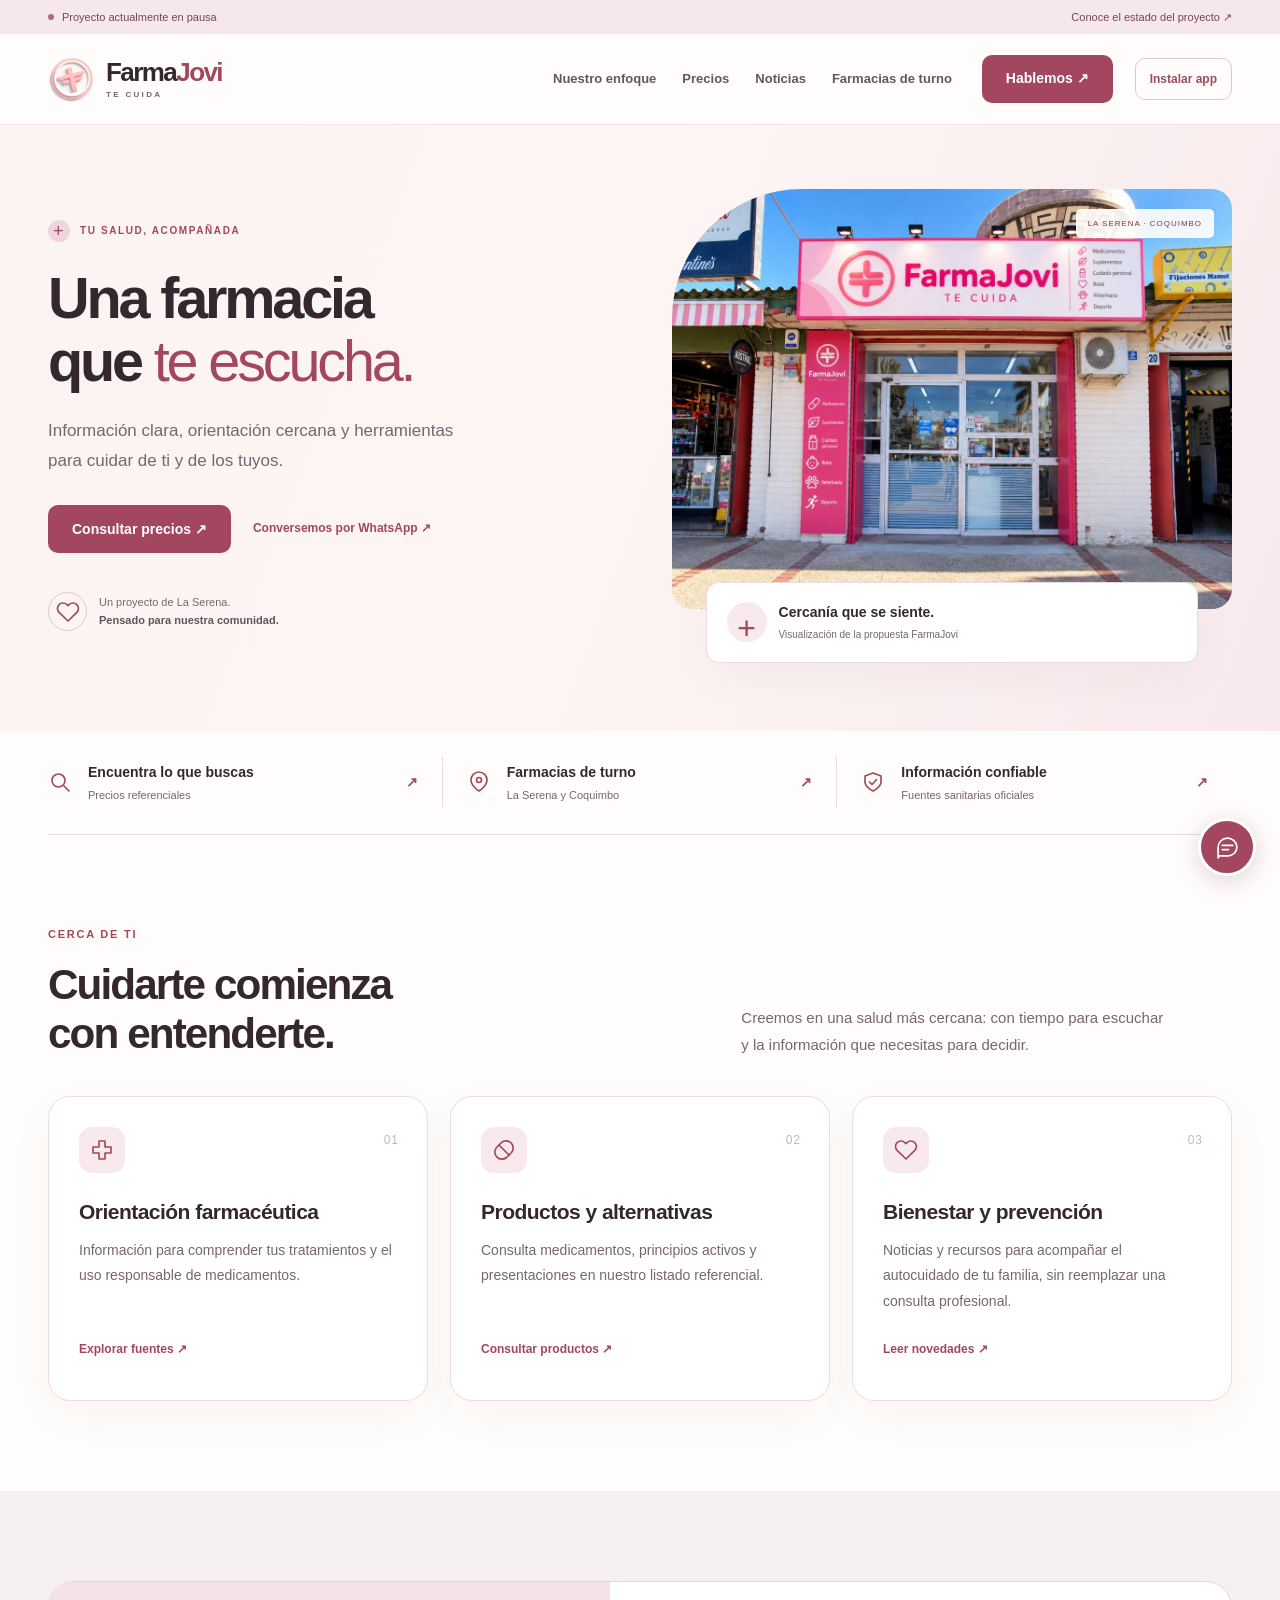
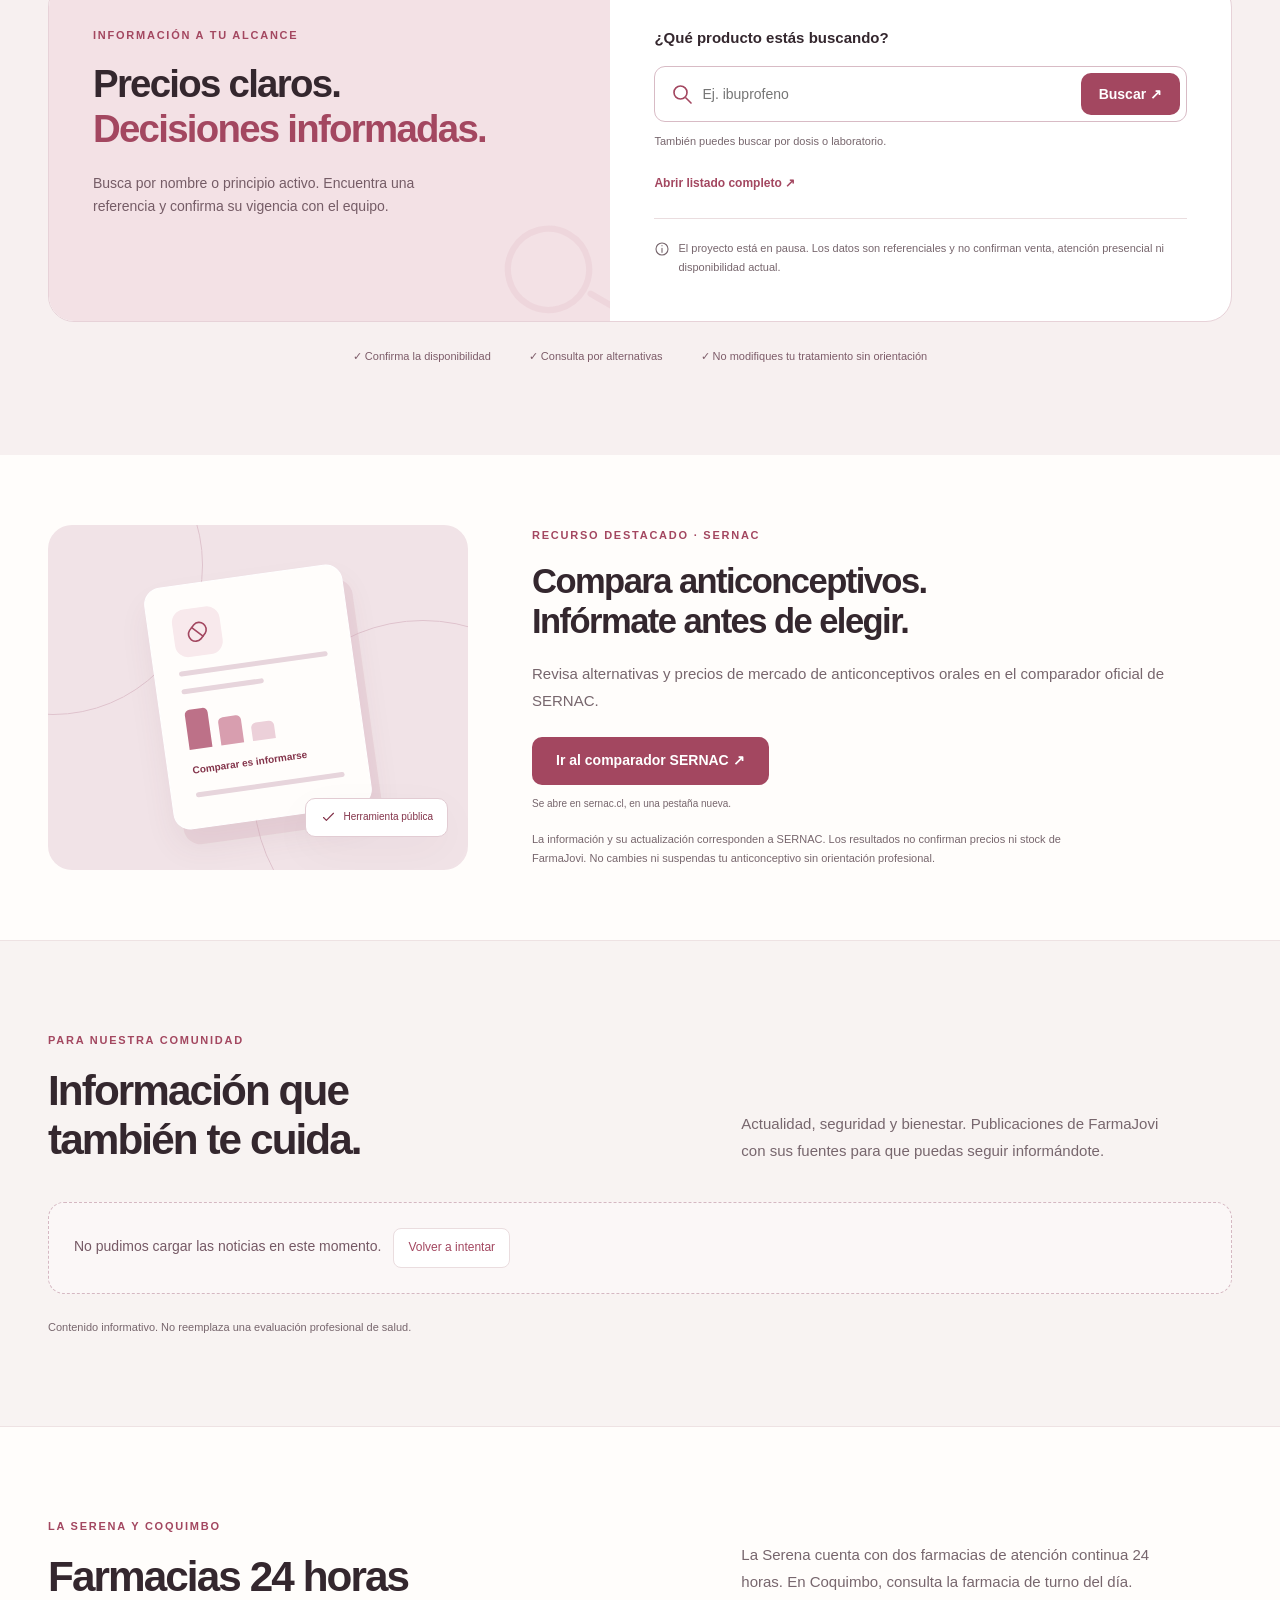
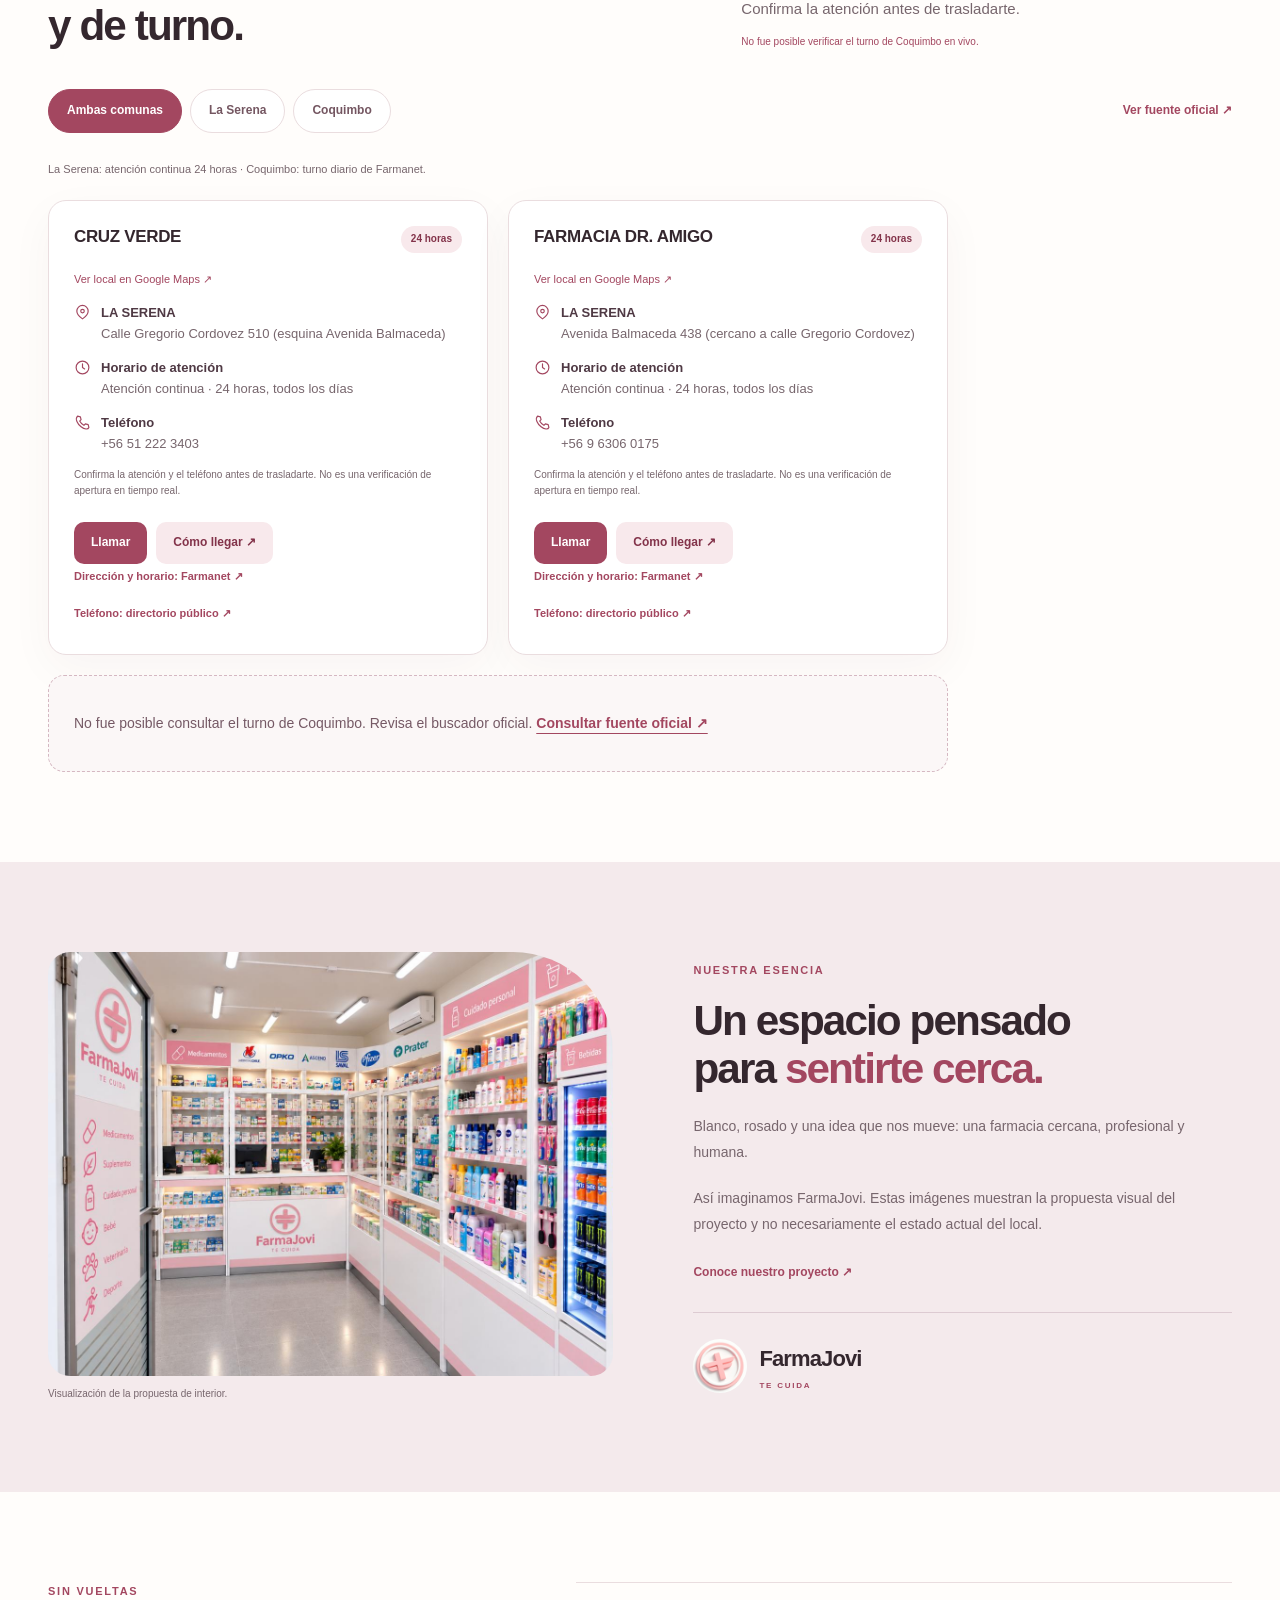
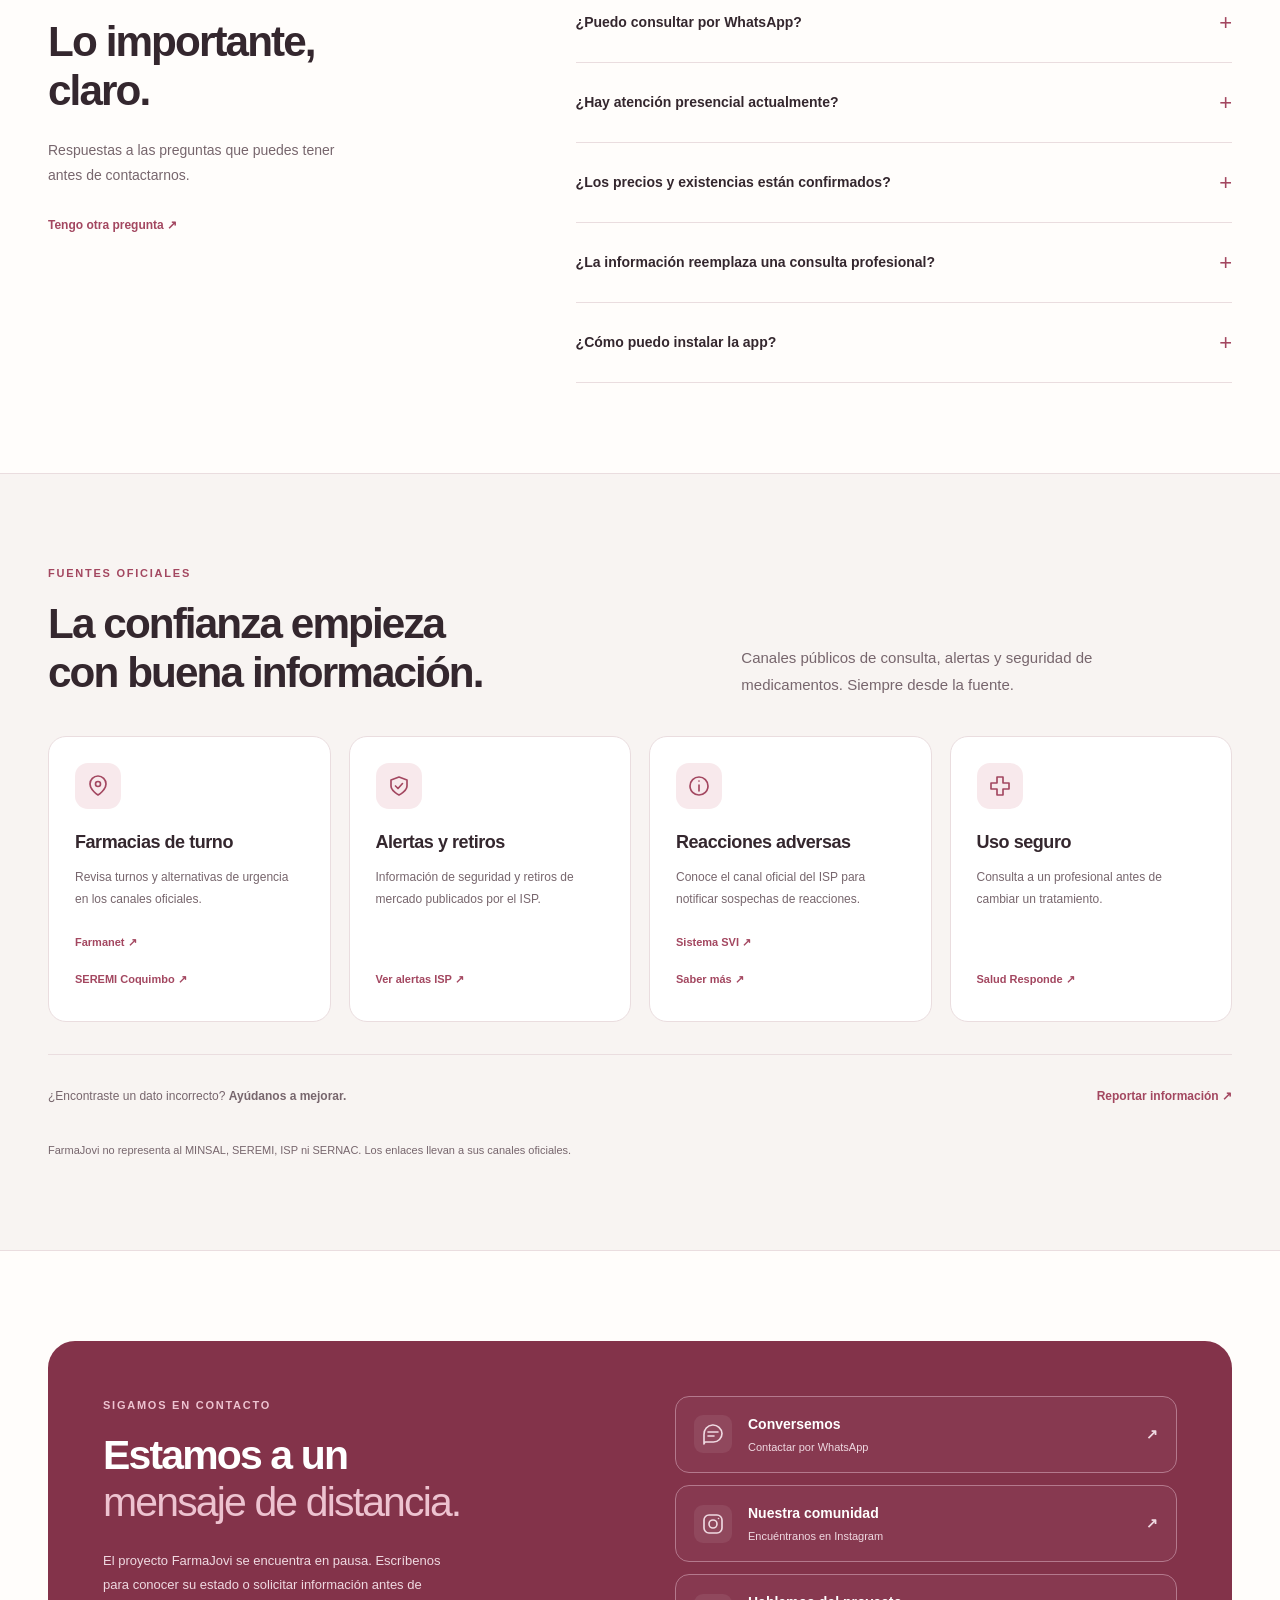
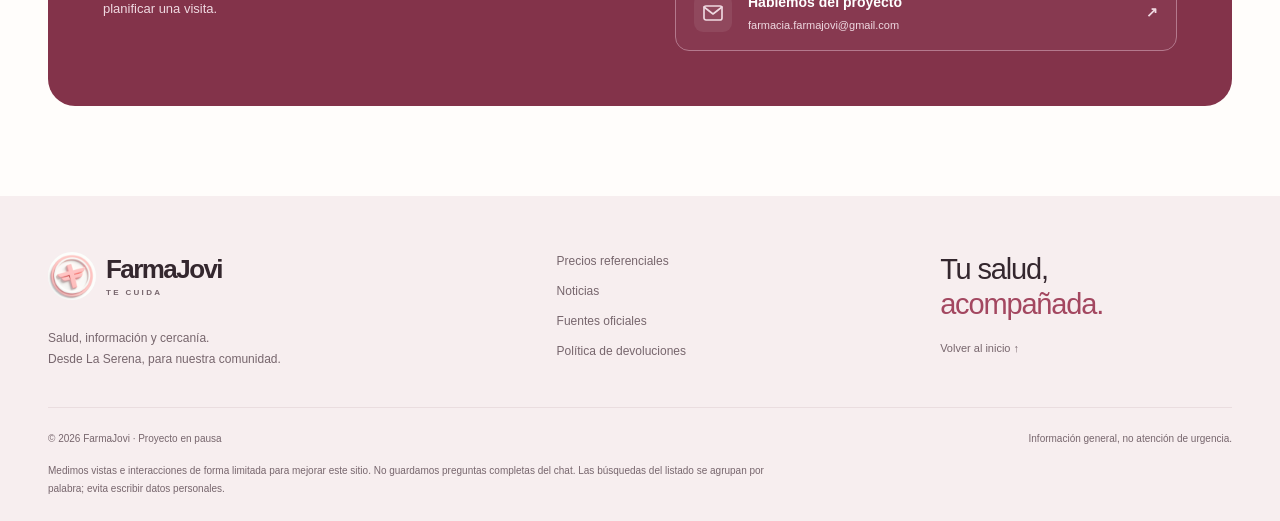
<file: index.html>
<!doctype html>
<html lang="es">
<head>
  <meta charset="utf-8">
  <meta name="viewport" content="width=device-width, initial-scale=1">
  <meta name="google-site-verification" content="CnthCSTjtT71YuMdhmVOY5mIWvfYKcDNqhYI2BI1tfM">
  <title>FarmaJovi | Tu farmacia cercana en La Serena</title>
  <meta name="description" content="Un espacio cercano para informarte y cuidarte. Consulta precios referenciales, noticias y fuentes sanitarias con FarmaJovi, La Serena.">
  <meta name="theme-color" content="#a34760">
  <meta name="mobile-web-app-capable" content="yes">
  <meta name="apple-mobile-web-app-capable" content="yes">
  <meta name="apple-mobile-web-app-status-bar-style" content="default">
  <meta name="apple-mobile-web-app-title" content="FarmaJovi">
  <link rel="manifest" href="manifest.webmanifest?v=9">
  <link rel="icon" type="image/png" sizes="512x512" href="farmajovi-install-512.png">
  <link rel="apple-touch-icon" href="farmajovi-install-512.png">
  <link rel="canonical" href="https://farmaciafarmajovi-max.github.io/FarmaJovi/">
  <meta property="og:title" content="FarmaJovi | Tu salud, acompañada">
  <meta property="og:description" content="Precios referenciales, noticias y fuentes sanitarias para nuestra comunidad.">
  <meta property="og:url" content="https://farmaciafarmajovi-max.github.io/FarmaJovi/">
  <meta property="og:type" content="website">
  <meta property="og:image" content="https://farmaciafarmajovi-max.github.io/FarmaJovi/farmajovi-storefront.jpg">
  <link rel="stylesheet" href="redesign.css?v=20261113-news-wrap">
  <script src="catalog.js?v=20261112" defer></script>
  <script src="website.js?v=20261112-24h" defer></script>
  <script src="site-insights.js?v=20261017-sernac" defer></script>
</head>
<body>
  <a class="skip-link" href="#contenido">Saltar al contenido</a>
  <div class="top"><div class="wrap"><span><i class="status-dot" aria-hidden="true"></i> Proyecto actualmente en pausa</span><a href="#estado-proyecto">Conoce el estado del proyecto ↗</a></div></div>
  <header class="nav"><div class="wrap navin">
    <a class="brand" href="#inicio" aria-label="FarmaJovi, inicio"><img src="logo-farmajovi-header.jpg?v=20261015-2" alt="" width="48" height="48"><span>Farma<span class="brand-accent">Jovi</span><small>TE CUIDA</small></span></a>
    <nav id="mainNav" class="links" aria-label="Navegación principal"><a href="#servicios">Nuestro enfoque</a><a href="#precios">Precios</a><a href="#noticias">Noticias</a><a href="#turnos">Farmacias de turno</a></nav>
    <a class="btn primary nav-contact" href="https://wa.me/56942748056?text=Hola%20FarmaJovi,%20quisiera%20hacer%20una%20consulta" target="_blank" rel="noopener noreferrer">Hablemos ↗</a>
    <button class="menu-toggle" type="button" aria-expanded="false" aria-controls="mainNav" aria-label="Abrir menú"><span></span><span></span></button>
  </div></header>
  <main id="contenido">
    <section id="inicio" class="hero" aria-labelledby="heroTitle"><div class="wrap heroGrid">
      <div class="hero-copy"><span class="eyebrow"><span class="tiny-cross" aria-hidden="true">+</span> TU SALUD, ACOMPAÑADA</span><h1 id="heroTitle">Una farmacia<br>que <em>te escucha.</em></h1><p>Información clara, orientación cercana y herramientas para cuidar de ti y de los tuyos.</p><div class="actions"><a class="btn primary" href="#precios">Consultar precios ↗</a><a class="text-link" href="https://wa.me/56942748056?text=Hola%20FarmaJovi,%20quisiera%20hacer%20una%20consulta" target="_blank" rel="noopener noreferrer">Conversemos por WhatsApp ↗</a></div><div class="hero-note"><span class="line-icon" data-icon="heart" aria-hidden="true"></span><span>Un proyecto de La Serena.<br><strong>Pensado para nuestra comunidad.</strong></span></div></div>
      <figure class="heroVisual"><div class="hero-photo"><img src="farmajovi-storefront.jpg" alt="Visualización de la fachada de FarmaJovi, con su identidad blanca y rosada" width="1200" height="900" fetchpriority="high"><span class="photo-label">LA SERENA · COQUIMBO</span></div><figcaption><span class="photo-cross" aria-hidden="true">+</span><span>Cercanía que se siente.<small>Visualización de la propuesta FarmaJovi</small></span></figcaption></figure>
    </div></section>
    <div class="quick-links wrap" aria-label="Accesos destacados"><a href="#precios"><span class="line-icon" data-icon="search" aria-hidden="true"></span><span>Encuentra lo que buscas<small>Precios referenciales</small></span><span class="quick-arrow" aria-hidden="true">↗</span></a><a href="#turnos"><span class="line-icon" data-icon="pin" aria-hidden="true"></span><span>Farmacias de turno<small>La Serena y Coquimbo</small></span><span class="quick-arrow" aria-hidden="true">↗</span></a><a href="#orientacion"><span class="line-icon" data-icon="shield" aria-hidden="true"></span><span>Información confiable<small>Fuentes sanitarias oficiales</small></span><span class="quick-arrow" aria-hidden="true">↗</span></a></div>

    <section id="servicios" class="section" aria-labelledby="servicesTitle"><div class="wrap"><div class="sectionHead"><div><span class="kicker">CERCA DE TI</span><h2 id="servicesTitle">Cuidarte comienza<br>con entenderte.</h2></div><p>Creemos en una salud más cercana: con tiempo para escuchar y la información que necesitas para decidir.</p></div><div class="cards service-cards">
      <article class="card"><span class="icon line-icon" data-icon="cross" aria-hidden="true"></span><span class="card-number" aria-hidden="true">01</span><h3>Orientación farmacéutica</h3><p>Información para comprender tus tratamientos y el uso responsable de medicamentos.</p><a class="text-link" href="#orientacion">Explorar fuentes ↗</a></article>
      <article class="card"><span class="icon line-icon" data-icon="pill" aria-hidden="true"></span><span class="card-number" aria-hidden="true">02</span><h3>Productos y alternativas</h3><p>Consulta medicamentos, principios activos y presentaciones en nuestro listado referencial.</p><a class="text-link" href="#precios">Consultar productos ↗</a></article>
      <article class="card"><span class="icon line-icon" data-icon="heart" aria-hidden="true"></span><span class="card-number" aria-hidden="true">03</span><h3>Bienestar y prevención</h3><p>Noticias y recursos para acompañar el autocuidado de tu familia, sin reemplazar una consulta profesional.</p><a class="text-link" href="#noticias">Leer novedades ↗</a></article>
    </div></div></section>

    <section id="precios" class="section price-section" aria-labelledby="priceTitle"><div class="wrap"><div class="pricePanel mainCard"><div class="price-intro"><span class="kicker">INFORMACIÓN A TU ALCANCE</span><h2 id="priceTitle">Precios claros.<br><em>Decisiones informadas.</em></h2><p>Busca por nombre o principio activo. Encuentra una referencia y confirma su vigencia con el equipo.</p><span class="price-symbol line-icon" data-icon="search" aria-hidden="true"></span></div><div class="price-search"><div id="buscador-fijo"><label for="precioInputFijo">¿Qué producto estás buscando?</label><div class="search-field"><span class="line-icon" data-icon="search" aria-hidden="true"></span><input id="precioInputFijo" type="search" autocomplete="off" spellcheck="false" placeholder="Ej. ibuprofeno" aria-describedby="priceHelp"><button class="btn primary" type="button" id="buscarPrecioFijo">Buscar ↗</button></div><p id="priceHelp" class="search-hint">También puedes buscar por dosis o laboratorio.</p><div id="resultadoPrecioFijo" role="status" aria-live="polite" tabindex="0" aria-label="Resultados de precios"></div></div><a class="text-link" href="https://farmaciafarmajovi-max.github.io/LISTADO-PRECIOS-FARMAJOVI/" target="_blank" rel="noopener noreferrer">Abrir listado completo ↗</a><p class="priceNotice"><span class="line-icon" data-icon="info" aria-hidden="true"></span>El proyecto está en pausa. Los datos son referenciales y no confirman venta, atención presencial ni disponibilidad actual.</p></div></div><div class="price-principles"><span>✓ Confirma la disponibilidad</span><span>✓ Consulta por alternativas</span><span>✓ No modifiques tu tratamiento sin orientación</span></div></div></section>

    <section id="comparador-anticonceptivos" class="section comparator-section" aria-labelledby="sernacTitle"><div class="wrap"><article class="sernacCard"><div class="comparator-art" aria-hidden="true"><span class="orbit orbit-one"></span><span class="orbit orbit-two"></span><div class="comparison-slip"><span class="line-icon" data-icon="pill"></span><span class="slip-line"></span><span class="slip-line short"></span><div><span></span><span></span><span></span></div><b>Comparar es informarse</b><span class="slip-line"></span></div><span class="art-badge"><span class="line-icon" data-icon="check"></span> Herramienta pública</span></div><div class="sernacCopy"><span class="kicker">RECURSO DESTACADO · SERNAC</span><h2 id="sernacTitle">Compara anticonceptivos.<br>Infórmate antes de elegir.</h2><p>Revisa alternativas y precios de mercado de anticonceptivos orales en el comparador oficial de SERNAC.</p><a id="sernacComparatorLink" class="btn primary" href="https://www.sernac.cl/portal/619/alt-article-87680.html" target="_blank" rel="noopener noreferrer" aria-describedby="sernacLinkHelp">Ir al comparador SERNAC ↗</a><small id="sernacLinkHelp">Se abre en sernac.cl, en una pestaña nueva.</small><p class="sernacNote">La información y su actualización corresponden a SERNAC. Los resultados no confirman precios ni stock de FarmaJovi. No cambies ni suspendas tu anticonceptivo sin orientación profesional.</p></div></article></div></section>

    <section id="noticias" class="section newsSection" aria-labelledby="newsTitle"><div class="wrap"><div class="sectionHead"><div><span class="kicker">PARA NUESTRA COMUNIDAD</span><h2 id="newsTitle">Información que<br>también te cuida.</h2></div><p>Actualidad, seguridad y bienestar. Publicaciones de FarmaJovi con sus fuentes para que puedas seguir informándote.</p></div><div id="newsGrid" class="newsGrid" aria-live="polite"><p class="newsEmpty">Cargando noticias…</p></div><p class="editorial-note">Contenido informativo. No reemplaza una evaluación profesional de salud.</p></div></section>

    <section id="turnos" class="section" aria-labelledby="turnosTitle"><div class="wrap"><div class="sectionHead"><div><span class="kicker">LA SERENA Y COQUIMBO</span><h2 id="turnosTitle">Farmacias 24 horas<br>y de turno.</h2></div><div><p>La Serena cuenta con dos farmacias de atención continua 24 horas. En Coquimbo, consulta la farmacia de turno del día. Confirma la atención antes de trasladarte.</p><span class="turnosSource" role="status">Consultando turno de Coquimbo…</span></div></div><div class="turnos-toolbar"><div class="turnosFilters" role="group" aria-label="Filtrar farmacias por comuna"><button class="turnosFilter active" data-city="all" aria-pressed="true" type="button">Ambas comunas</button><button class="turnosFilter" data-city="la serena" aria-pressed="false" type="button">La Serena</button><button class="turnosFilter" data-city="coquimbo" aria-pressed="false" type="button">Coquimbo</button></div><a class="text-link" href="https://seremienlinea.minsal.cl/asdigital/index.php?mfarmacias" target="_blank" rel="noopener noreferrer">Ver fuente oficial ↗</a></div><p id="pharmacyContext" class="editorial-note pharmacy-context"></p><div id="turnosLiveGrid" aria-live="polite"><p class="turnosEmpty">Consultando información oficial…</p></div></div></section>

    <section id="galeria" class="section gallery-section" aria-labelledby="galleryTitle"><div class="wrap gallery-grid"><figure class="interior-photo"><img src="farmajovi-interior.jpg" alt="Visualización del interior luminoso de FarmaJovi, con estanterías blancas y detalles rosados" width="1200" height="900" loading="lazy" decoding="async"><figcaption>Visualización de la propuesta de interior.</figcaption></figure><div class="gallery-copy"><span class="kicker">NUESTRA ESENCIA</span><h2 id="galleryTitle">Un espacio pensado<br>para <em>sentirte cerca.</em></h2><p>Blanco, rosado y una idea que nos mueve: una farmacia cercana, profesional y humana.</p><p>Así imaginamos FarmaJovi. Estas imágenes muestran la propuesta visual del proyecto y no necesariamente el estado actual del local.</p><a class="text-link" href="#estado-proyecto">Conoce nuestro proyecto ↗</a><div class="brand-signature"><img src="logo-farmajovi-header.jpg?v=20261015-2" width="64" height="64" loading="lazy" alt="Símbolo de FarmaJovi"><span>FarmaJovi<small>TE CUIDA</small></span></div></div></div></section>

    <section id="faq" class="section" aria-labelledby="faqTitle"><div class="wrap faq-layout"><div><span class="kicker">SIN VUELTAS</span><h2 id="faqTitle">Lo importante,<br>claro.</h2><p>Respuestas a las preguntas que puedes tener antes de contactarnos.</p><a class="text-link" href="https://wa.me/56942748056" target="_blank" rel="noopener noreferrer">Tengo otra pregunta ↗</a></div><div class="faq"><details><summary>¿Puedo consultar por WhatsApp?</summary><p>Sí. Puedes escribirnos para consultar el estado del proyecto y solicitar información sobre productos y precios referenciales.</p></details><details><summary>¿Hay atención presencial actualmente?</summary><p>El proyecto está en pausa. Consulta por WhatsApp antes de trasladarte; el listado de precios es referencial.</p></details><details><summary>¿Los precios y existencias están confirmados?</summary><p>Son datos referenciales del listado. Confirma su vigencia y el estado del proyecto directamente con el equipo.</p></details><details><summary>¿La información reemplaza una consulta profesional?</summary><p>No. Para evaluar síntomas o modificar un tratamiento, consulta a un profesional de salud.</p></details><details><summary>¿Cómo puedo instalar la app?</summary><p>Usa el botón «Instalar app» de esta página. Si tu navegador no muestra la instalación directa, te indicaremos los pasos. En iPhone, abre Safari y elige Compartir → Añadir a pantalla de inicio.</p></details></div></div></section>

    <section id="orientacion" class="section officialInfo" aria-labelledby="officialTitle"><div class="wrap"><div class="sectionHead"><div><span class="kicker">FUENTES OFICIALES</span><h2 id="officialTitle">La confianza empieza<br>con buena información.</h2></div><p>Canales públicos de consulta, alertas y seguridad de medicamentos. Siempre desde la fuente.</p></div><div class="officialGrid"><article class="officialCard"><span class="icon line-icon" data-icon="pin" aria-hidden="true"></span><h3>Farmacias de turno</h3><p>Revisa turnos y alternativas de urgencia en los canales oficiales.</p><div class="officialLinks"><a href="https://www.turnosdefarmacia.cl/" target="_blank" rel="noopener noreferrer">Farmanet ↗</a><a href="https://seremi4.redsalud.gob.cl/farmacia-de-turno/" target="_blank" rel="noopener noreferrer">SEREMI Coquimbo ↗</a></div></article><article class="officialCard"><span class="icon line-icon" data-icon="shield" aria-hidden="true"></span><h3>Alertas y retiros</h3><p>Información de seguridad y retiros de mercado publicados por el ISP.</p><div class="officialLinks"><a href="https://www.ispch.cl/categorias-alertas/anamed/" target="_blank" rel="noopener noreferrer">Ver alertas ISP ↗</a></div></article><article class="officialCard"><span class="icon line-icon" data-icon="info" aria-hidden="true"></span><h3>Reacciones adversas</h3><p>Conoce el canal oficial del ISP para notificar sospechas de reacciones.</p><div class="officialLinks"><a href="https://svi.ispch.gob.cl/isp/index" target="_blank" rel="noopener noreferrer">Sistema SVI ↗</a><a href="https://www.ispch.cl/anamed/farmacovigilancia/informacion-a-la-comunidad/" target="_blank" rel="noopener noreferrer">Saber más ↗</a></div></article><article class="officialCard"><span class="icon line-icon" data-icon="cross" aria-hidden="true"></span><h3>Uso seguro</h3><p>Consulta a un profesional antes de cambiar un tratamiento.</p><div class="officialLinks"><a href="https://saludresponde.minsal.cl/" target="_blank" rel="noopener noreferrer">Salud Responde ↗</a></div></article></div><div class="officialFooter"><p>¿Encontraste un dato incorrecto? <strong>Ayúdanos a mejorar.</strong></p><a class="text-link" href="mailto:farmacia.farmajovi@gmail.com?subject=Corrección%20de%20información%20en%20FarmaJovi">Reportar información ↗</a></div><p class="editorial-note">FarmaJovi no representa al MINSAL, SEREMI, ISP ni SERNAC. Los enlaces llevan a sus canales oficiales.</p></div></section>

    <section id="contacto" class="section contact-section" aria-labelledby="contactTitle"><div class="wrap contact-panel"><div><span class="kicker">SIGAMOS EN CONTACTO</span><h2 id="contactTitle">Estamos a un<br><em>mensaje de distancia.</em></h2><p id="estado-proyecto">El proyecto FarmaJovi se encuentra en pausa. Escríbenos para conocer su estado o solicitar información antes de planificar una visita.</p></div><div class="contact-options"><a href="https://wa.me/56942748056?text=Hola%20FarmaJovi,%20me%20interesa%20el%20proyecto" target="_blank" rel="noopener noreferrer"><span class="icon line-icon" data-icon="chat" aria-hidden="true"></span><span>Conversemos<small>Contactar por WhatsApp</small></span><span aria-hidden="true">↗</span></a><a href="https://www.instagram.com/farmajovi/" target="_blank" rel="noopener noreferrer"><span class="icon line-icon" data-icon="instagram" aria-hidden="true"></span><span>Nuestra comunidad<small>Encuéntranos en Instagram</small></span><span aria-hidden="true">↗</span></a><a href="mailto:farmacia.farmajovi@gmail.com"><span class="icon line-icon" data-icon="mail" aria-hidden="true"></span><span>Hablemos del proyecto<small>farmacia.farmajovi@gmail.com</small></span><span aria-hidden="true">↗</span></a></div></div></section>
  </main>
  <footer class="footer"><div class="wrap"><div class="foot"><div><a class="brand" href="#inicio"><img src="logo-farmajovi-header.jpg?v=20261015-2" alt="" width="48" height="48"><span>FarmaJovi<small>TE CUIDA</small></span></a><p>Salud, información y cercanía.<br>Desde La Serena, para nuestra comunidad.</p></div><div class="footer-links"><a href="#precios">Precios referenciales</a><a href="#noticias">Noticias</a><a href="#orientacion">Fuentes oficiales</a><a href="politica-devoluciones.html">Política de devoluciones</a></div><div class="footer-signature"><span>Tu salud,<br><em>acompañada.</em></span><a href="#inicio">Volver al inicio ↑</a></div></div><div class="footer-bottom"><span>© <span id="year"></span> FarmaJovi · Proyecto en pausa</span><span>Información general, no atención de urgencia.</span></div><p class="privacy-note">Medimos vistas e interacciones de forma limitada para mejorar este sitio. No guardamos preguntas completas del chat. Las búsquedas del listado se agrupan por palabra; evita escribir datos personales.</p></div></footer>
  <div class="chat"><section class="chatbox" id="chatbox" role="region" aria-labelledby="chatTitle" inert><div class="chatHead"><div><strong id="chatTitle">Asistente FarmaJovi</strong><small>Orientación general · precios referenciales</small></div><button id="closeChat" type="button" aria-label="Cerrar asistente">×</button></div><div class="messages" id="messages" role="log" aria-live="polite"><div class="msg">Hola. Puedo ayudarte a buscar productos y precios referenciales. El proyecto está en pausa. No escribas datos personales ni de salud.</div></div><form class="chatForm" id="chatForm"><input id="chatInput" aria-label="Escribe tu consulta" placeholder="Escribe tu consulta…" autocomplete="off"><button aria-label="Enviar consulta" type="submit"><span aria-hidden="true">↑</span></button></form></section><button class="chatBtn" id="chatBtn" aria-label="Abrir asistente FarmaJovi" aria-expanded="false" aria-controls="chatbox"><span class="line-icon" data-icon="chat" aria-hidden="true"></span></button></div>
</body>
</html>
</file>
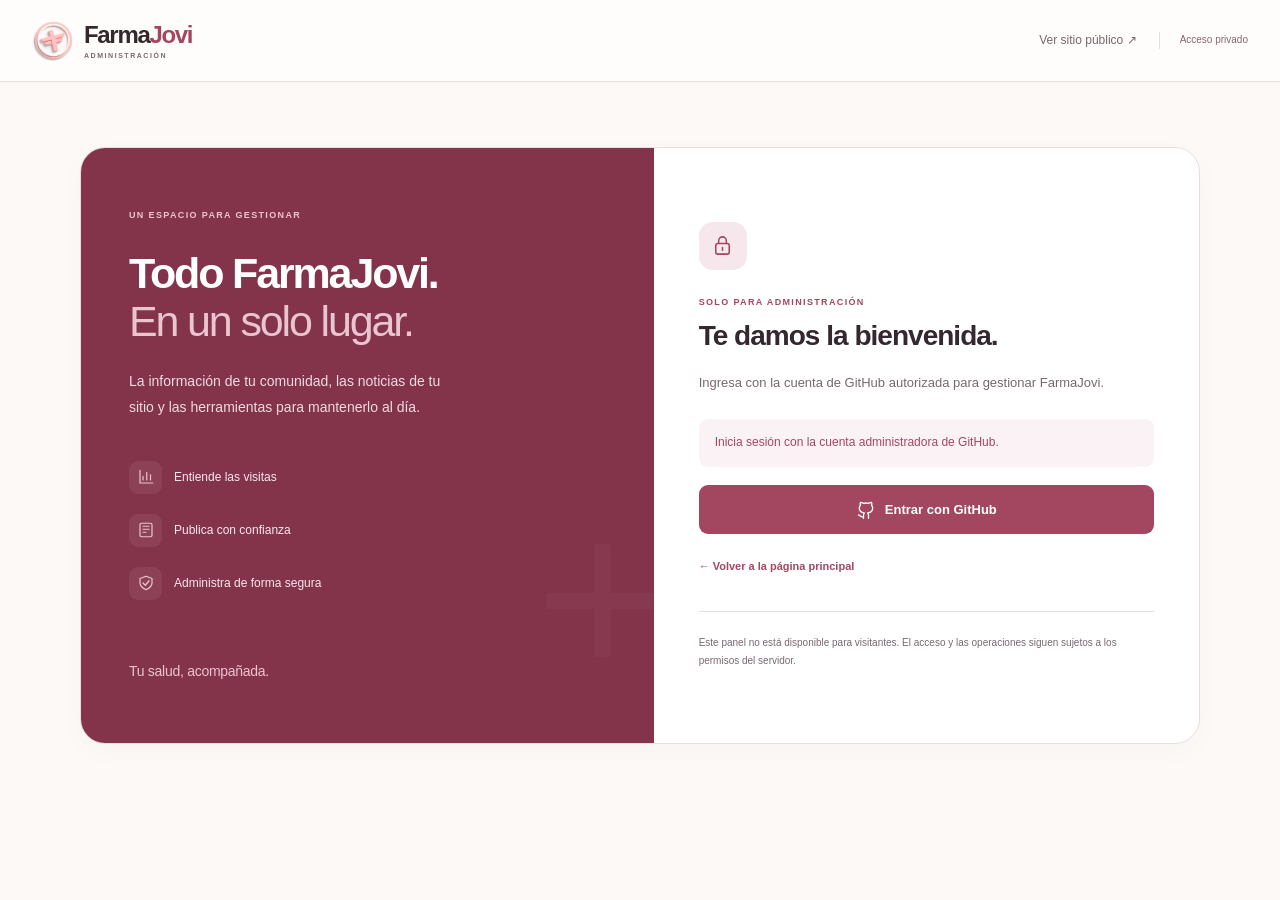
<file: admin.html>
<!doctype html>
<html lang="es">
<head>
 <meta charset="utf-8"><meta name="viewport" content="width=device-width,initial-scale=1">
 <title>Administración | FarmaJovi</title><meta name="theme-color" content="#a34760"><meta name="robots" content="noindex,nofollow"><meta name="referrer" content="no-referrer">
 <link rel="icon" type="image/png" href="farmajovi-install-192.png"><link rel="stylesheet" href="admin.css?v=20261113">
 <script src="admin-insights.js?v=20261113" defer></script><script src="admin.js?v=20261113" defer></script>
</head>
<body>
 <a href="#mainContent" class="skip-link">Saltar al contenido</a>
 <header class="app-header"><a class="brand" href="admin.html" aria-label="FarmaJovi administración"><img src="logo-farmajovi-header.jpg?v=20261015-2" width="43" height="43" alt=""><span>Farma<span>Jovi</span><small>ADMINISTRACIÓN</small></span></a><div class="header-actions"><a href="./" class="site-link" target="_blank" rel="noopener noreferrer">Ver sitio público ↗</a><span class="session-indicator" id="sessionLabel">Acceso privado</span><button class="btn outline small" type="button" id="logout" hidden>Cerrar sesión</button></div></header>
 <main id="mainContent">
  <section id="authGate" class="auth-gate" aria-labelledby="authTitle"><div class="auth-story"><span class="eyebrow">UN ESPACIO PARA GESTIONAR</span><h1>Todo FarmaJovi.<br><em>En un solo lugar.</em></h1><p>La información de tu comunidad, las noticias de tu sitio y las herramientas para mantenerlo al día.</p><div class="auth-features"><span><span class="ui-icon" data-icon="chart" aria-hidden="true"></span> Entiende las visitas</span><span><span class="ui-icon" data-icon="news" aria-hidden="true"></span> Publica con confianza</span><span><span class="ui-icon" data-icon="shield" aria-hidden="true"></span> Administra de forma segura</span></div><span class="story-signature">Tu salud, acompañada.</span></div><div class="auth-form"><div class="auth-lock ui-icon" data-icon="lock" aria-hidden="true"></div><span class="eyebrow">SOLO PARA ADMINISTRACIÓN</span><h2 id="authTitle">Te damos la bienvenida.</h2><p>Ingresa con la cuenta de GitHub autorizada para gestionar FarmaJovi.</p><p id="status" class="auth-status" role="status">Comprobando acceso…</p><button id="login" class="btn primary login-button" type="button"><span class="ui-icon" data-icon="github" aria-hidden="true"></span> Entrar con GitHub</button><a href="./" class="text-link">← Volver a la página principal</a><p class="auth-footnote">Este panel no está disponible para visitantes. El acceso y las operaciones siguen sujetos a los permisos del servidor.</p></div></section>
  <section id="panel" class="workspace" hidden aria-label="Panel administrativo">
   <aside class="sidebar"><span class="sidebar-kicker">TU ESPACIO DE TRABAJO</span><nav class="sidebar-nav" aria-label="Secciones del panel"><button type="button" data-section="overview" aria-current="page"><span class="ui-icon" data-icon="chart" aria-hidden="true"></span> Resumen de uso</button><button type="button" data-section="news"><span class="ui-icon" data-icon="news" aria-hidden="true"></span> Noticias <span id="sidebarNewsCount" class="nav-count">—</span></button><button type="button" data-section="activity"><span class="ui-icon" data-icon="activity" aria-hidden="true"></span> Actividad reciente</button></nav><div class="sidebar-links"><span class="sidebar-kicker">ACCESOS ÚTILES</span><a href="./" target="_blank" rel="noopener noreferrer">Página oficial ↗</a><a href="https://farmaciafarmajovi-max.github.io/LISTADO-PRECIOS-FARMAJOVI/" target="_blank" rel="noopener noreferrer">Listado de precios ↗</a><a href="https://search.google.com/search-console/" target="_blank" rel="noopener noreferrer">Google Search Console ↗</a></div><div class="sidebar-note"><span class="ui-icon" data-icon="heart" aria-hidden="true"></span><strong>Una comunidad informada.</strong><p>Gestiona con claridad, cuida las fuentes y evita publicar datos personales.</p></div></aside>
   <div class="workspace-main">
    <div class="page-heading"><div><span class="eyebrow" id="sectionEyebrow">EL PULSO DE TU SITIO</span><h1 id="sectionTitle" tabindex="-1">Resumen de uso</h1><p id="sectionDescription">Una mirada clara a las interacciones registradas en FarmaJovi.</p></div><span id="todayLabel" class="today-label"></span></div>
    <div id="globalMessage" class="global-message" role="status" hidden></div>
    <div id="analyticsToolbar" class="analytics-toolbar"><div class="period-control"><label for="insightsPeriod">Período</label><select id="insightsPeriod"><option value="7">Últimos 7 días</option><option value="30" selected>Últimos 30 días</option><option value="all">Todo lo registrado</option></select></div><button id="insightsRefresh" class="btn outline small" type="button"><span class="ui-icon" data-icon="refresh" aria-hidden="true"></span> Actualizar datos</button><span id="insightsRange" class="data-range" role="status">Cargando estadísticas…</span></div>

    <section id="view-overview" class="admin-view" aria-labelledby="sectionTitle">
     <div class="metrics primary-metrics"><article class="metric"><span class="metric-label">Vistas de página <span class="ui-icon" data-icon="eye" aria-hidden="true"></span></span><b id="viewTotal">—</b><small id="viewChange">Esperando datos</small></article><article class="metric"><span class="metric-label">Sesiones medidas <span class="ui-icon" data-icon="users" aria-hidden="true"></span></span><b id="sessionTotal">—</b><small>No equivale a personas únicas</small></article><article class="metric"><span class="metric-label">Acciones medidas <span class="ui-icon" data-icon="activity" aria-hidden="true"></span></span><b id="total">—</b><small id="totalChange">Esperando datos</small></article><article class="metric highlight"><span class="metric-label">Clics en WhatsApp <span class="ui-icon" data-icon="chat" aria-hidden="true"></span></span><b id="waTotal">—</b><small id="waChange">Esperando datos</small></article></div>
     <div class="secondary-metrics"><article><span class="ui-icon" data-icon="search" aria-hidden="true"></span><div><b id="searchTotal">—</b><span>Búsquedas de precios</span><small id="searchChange"></small></div></article><article><span class="ui-icon" data-icon="news" aria-hidden="true"></span><div><b id="newsTotal">—</b><span>Aperturas de noticias</span></div></article><article><span class="ui-icon" data-icon="chat" aria-hidden="true"></span><div><b id="chatTotal">—</b><span>Consultas al chat</span><small id="chatChange"></small></div></article><article><span class="ui-icon" data-icon="download" aria-hidden="true"></span><div><b id="installTotal">—</b><span>Instalaciones confirmadas</span></div></article></div>
     <div class="insight-grid"><article class="surface"><div class="surface-heading"><div><span class="eyebrow">CÓMO TE ENCUENTRAN</span><h2>Origen de las vistas</h2></div><span class="ui-icon" data-icon="globe" aria-hidden="true"></span></div><div id="sourceSummary" class="distribution"><p class="empty-note">Cargando procedencia…</p></div></article><article class="surface"><div class="surface-heading"><div><span class="eyebrow">DESDE DÓNDE TE LEEN</span><h2>Dispositivos</h2></div><span class="ui-icon" data-icon="device" aria-hidden="true"></span></div><div id="deviceSummary" class="distribution"><p class="empty-note">Cargando dispositivos…</p></div></article><article class="surface"><div class="surface-heading"><div><span class="eyebrow">LO QUE BUSCA TU COMUNIDAD</span><h2>Palabras más buscadas</h2></div><span class="surface-chip">Hasta 20</span></div><div id="keywords" class="keyword-list"><p class="empty-note">Cargando búsquedas…</p></div></article><article class="surface"><div class="surface-heading"><div><span class="eyebrow">CONVERSACIONES DEL CHAT</span><h2>Intereses de consulta</h2></div><span class="ui-icon" data-icon="chat" aria-hidden="true"></span></div><div id="bars" class="distribution"><p class="empty-note">Cargando categorías…</p></div><div class="community-tool"><h3>Comparador SERNAC</h3><p id="sernacAccesses">Esperando datos…</p><small>Cuenta el clic de salida, no las búsquedas dentro de SERNAC.</small></div></article></div>
     <section class="surface measurement-note"><div><span class="ui-icon" data-icon="info" aria-hidden="true"></span><div><h2>Lee estos números con contexto.</h2><p>Las vistas, procedencia e instalaciones se miden desde el 17-10-2026. Los bloqueadores y las preferencias de privacidad pueden impedir el registro. Las palabras de búsqueda no suman una segunda acción. No se guardan preguntas completas del chat.</p><p>Search Console es una herramienta externa: este panel no muestra sus clics, impresiones ni posición en Google.</p></div></div><label class="switch-label"><input id="excludeMyTests" type="checkbox"><span>Excluir mis pruebas en este navegador<small>Solo afecta acciones futuras en este equipo. Las anteriores siguen incluidas.</small></span></label></section>
    </section>

    <section id="view-news" class="admin-view" hidden aria-labelledby="sectionTitle">
     <section id="newsEditor" class="surface editor" hidden aria-labelledby="editorTitle"><div class="surface-heading"><div><span class="eyebrow" id="editorEyebrow">NUEVA PUBLICACIÓN</span><h2 id="editorTitle">Escribe una noticia</h2></div><button type="button" id="cancelEdit" class="btn outline small">Cerrar editor</button></div><div class="editor-layout"><form id="newsForm" class="news-form"><input type="hidden" id="editingId"><div class="field"><label for="newsTitle">Título <span>Obligatorio</span></label><input id="newsTitle" required autocomplete="off" placeholder="Un título claro para tu comunidad"><small id="titleCount" class="field-help">0 caracteres</small></div><div class="field"><label for="newsExcerpt">Resumen <span>Obligatorio</span></label><textarea id="newsExcerpt" rows="3" required placeholder="La idea principal que aparecerá en la tarjeta pública"></textarea></div><div class="field"><label for="newsBody">Noticia completa</label><textarea id="newsBody" rows="10" placeholder="Desarrolla la información, recomendaciones generales y fuentes. Evita datos personales."></textarea><small class="field-help">El contenido se publica como texto. Puedes separar los párrafos con líneas en blanco.</small></div><details class="editor-extras" id="editorExtras"><summary>Imagen y enlaces <span>Opcional</span></summary><div class="field"><label for="newsImage">URL de la imagen</label><input id="newsImage" type="url" placeholder="https://…"><small class="field-help">La vista previa solo carga la imagen cuando pulsas «Ver imagen».</small><button class="text-button" id="previewImage" type="button">Ver imagen en la vista previa</button></div><div class="field"><label for="newsSource">Enlace de la fuente</label><input id="newsSource" type="url" placeholder="https://…"></div><div class="field"><label for="newsInstagram">Enlace de Instagram</label><input id="newsInstagram" type="url" placeholder="https://www.instagram.com/…"></div></details><label class="publish-setting"><input id="newsPublished" type="checkbox"><span>Visible en el sitio público<small>Desmarcada: se guarda sin publicar. No se eliminan los datos.</small></span></label><div class="editor-actions"><button class="btn primary" id="saveNews" type="submit">Guardar sin publicar</button><button class="btn outline" id="cancelEditBottom" type="button">Cancelar</button><span id="dirtyState" class="dirty-state">Sin cambios pendientes</span></div><p id="newsStatus" role="status" class="form-status"></p></form><aside class="news-preview" aria-label="Vista previa local de la noticia"><span class="preview-label">VISTA PREVIA · NO PUBLICADA</span><article><img id="previewCover" hidden alt="Vista previa de la imagen de la noticia"><div><span class="eyebrow">FARMAJOVI</span><span id="previewState" class="state-badge">Sin publicar</span><h3 id="previewTitle">Aquí aparecerá el título</h3><p id="previewExcerpt">El resumen aparecerá aquí mientras escribes.</p><div id="previewBody" class="preview-body" hidden></div><button type="button" id="previewFull" class="btn soft small">Ver contenido completo</button><small id="previewLinks"></small></div></article><p>Esta vista previa no guarda ni publica nada. Los cambios se aplican únicamente al guardar.</p></aside></div></section>
     <section class="surface news-library" id="newsAdmin"><div class="surface-heading"><div><span class="eyebrow">TU CONTENIDO</span><h2>Biblioteca de noticias</h2><p id="newsLibrarySummary" class="subtext">Cargando noticias…</p></div><button id="newNews" type="button" class="btn primary"><span aria-hidden="true">＋</span> Nueva noticia</button></div><div class="library-toolbar"><div class="segmented" role="group" aria-label="Filtrar noticias por publicación"><button type="button" data-news-filter="all" aria-pressed="true">Todas</button><button type="button" data-news-filter="published" aria-pressed="false">Publicadas</button><button type="button" data-news-filter="unpublished" aria-pressed="false">No publicadas</button></div><label class="search-control"><span class="ui-icon" data-icon="search" aria-hidden="true"></span><input id="newsSearch" type="search" placeholder="Buscar una noticia" aria-label="Buscar noticias por título o resumen"></label><button id="refreshNews" class="icon-button" type="button" aria-label="Actualizar noticias"><span class="ui-icon" data-icon="refresh" aria-hidden="true"></span></button></div><p id="newsListStatus" class="form-status" role="status"></p><div id="newsAdminList" class="news-list"><p class="empty-note">Cargando biblioteca…</p></div></section>
    </section>

    <section id="view-activity" class="admin-view" hidden aria-labelledby="sectionTitle"><section class="surface"><div class="surface-heading"><div><span class="eyebrow">REGISTRO ANÓNIMO</span><h2>Actividad reciente</h2><p class="subtext">Acciones registradas, no personas. No incluye el texto completo de consultas médicas.</p></div></div><div class="activity-toolbar"><label class="search-control"><span class="ui-icon" data-icon="search" aria-hidden="true"></span><input id="activitySearch" type="search" placeholder="Filtrar acciones" aria-label="Buscar acciones registradas"></label><label class="activity-filter"><span class="sr-only">Tipo de actividad</span><select id="activityType"><option value="all">Todas las acciones</option><option value="view">Vistas</option><option value="price">Búsquedas de precios</option><option value="wa">WhatsApp</option><option value="chat">Chat</option><option value="news_open">Noticias</option><option value="keyword">Palabras buscadas</option></select></label></div><div class="table-wrap" role="region" aria-label="Registro de actividad" tabindex="0"><table><thead><tr><th scope="col">Fecha y hora · Chile</th><th scope="col">Acción</th></tr></thead><tbody id="rows"><tr><td colspan="2">Cargando actividad…</td></tr></tbody></table></div><div class="pagination"><button id="activityPrevious" class="btn outline small" type="button">← Anterior</button><span id="activityPage" role="status"></span><button id="activityNext" class="btn outline small" type="button">Siguiente →</button></div></section></section>
    <footer class="admin-footer"><span>FarmaJovi · Espacio de administración</span><span id="lastUpdated">Pendiente de actualización</span></footer>
   </div>
  </section>
 </main>
 <dialog id="confirmDialog" class="confirm-dialog" aria-labelledby="confirmTitle"><span id="confirmIcon" class="confirm-icon" aria-hidden="true">!</span><h2 id="confirmTitle">Confirmar acción</h2><p id="confirmDescription"></p><div id="deleteConfirmation" hidden><label for="deleteWord">Escribe ELIMINAR para confirmar</label><input id="deleteWord" autocomplete="off" spellcheck="false" placeholder="ELIMINAR"></div><div class="dialog-actions"><button class="btn outline" id="confirmCancel" type="button">Cancelar</button><button class="btn primary" id="confirmAccept" type="button">Confirmar</button></div></dialog>
</body>
</html>
</file>
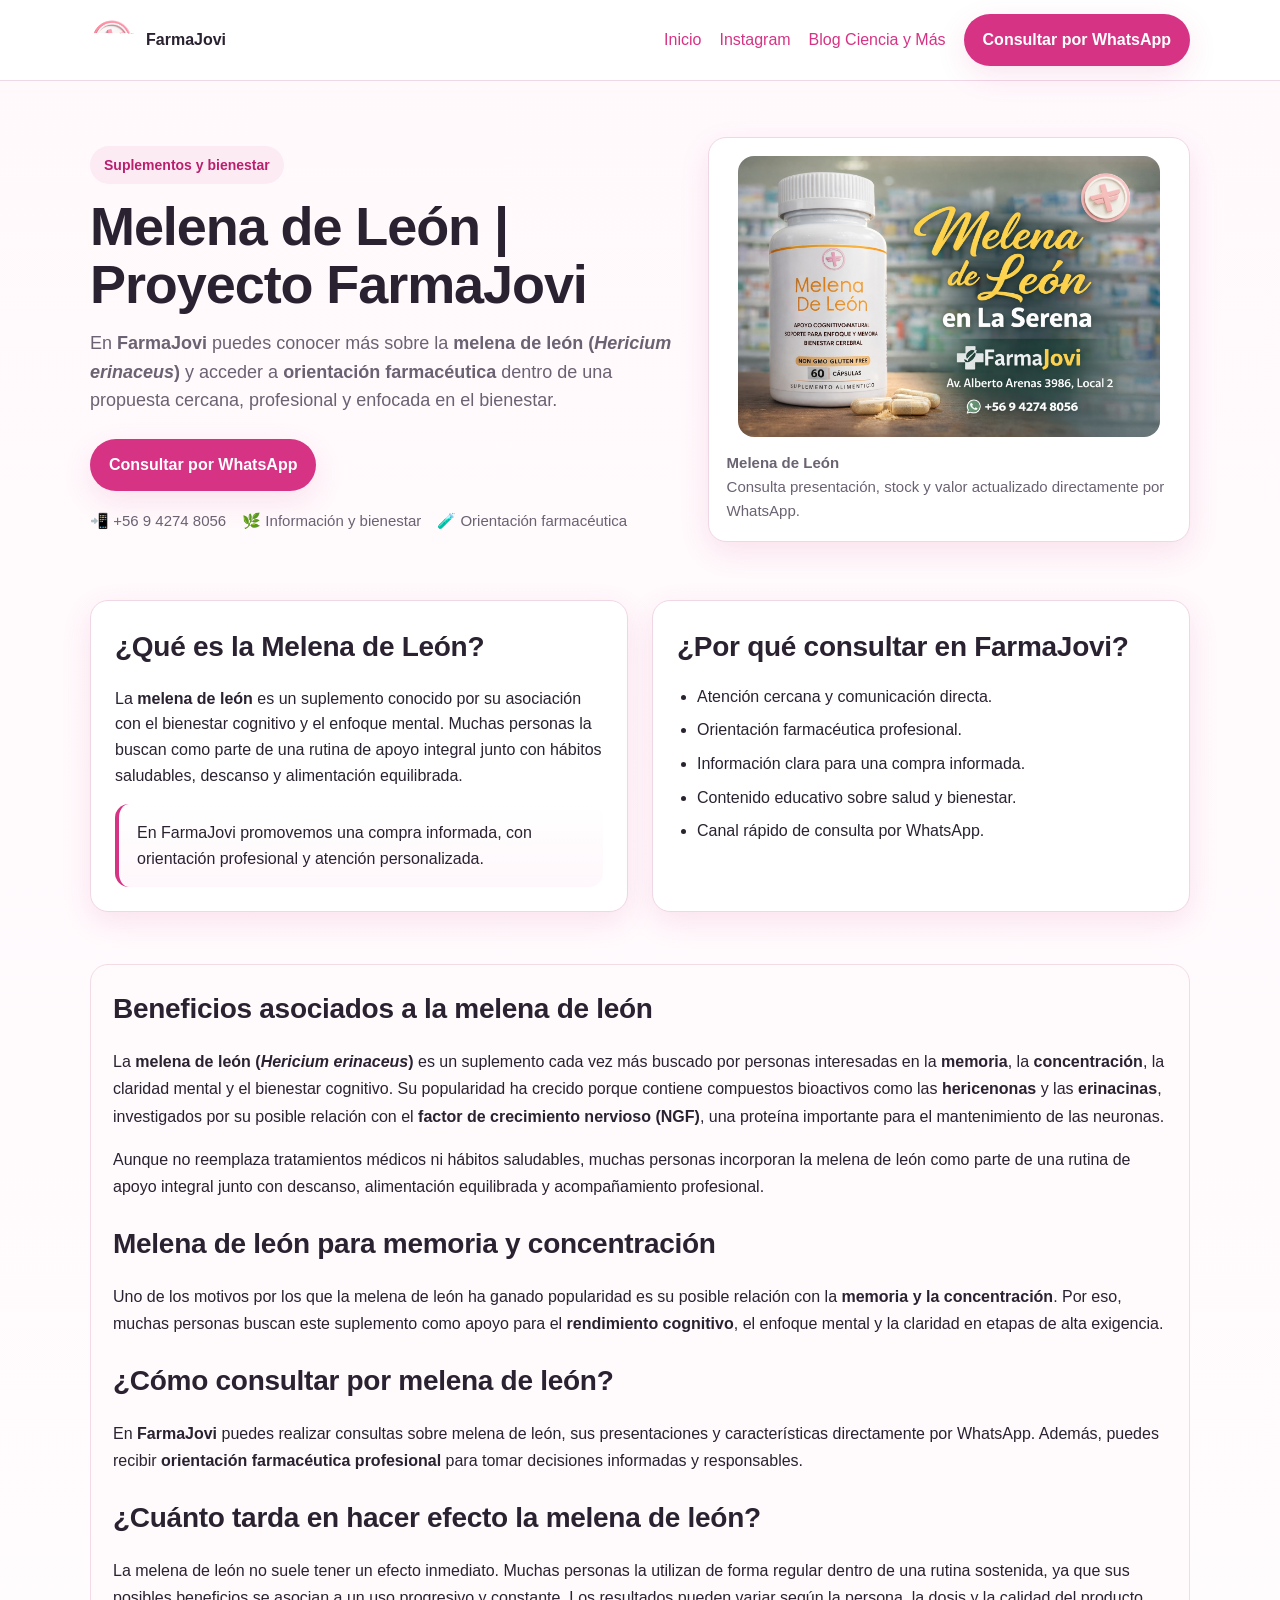
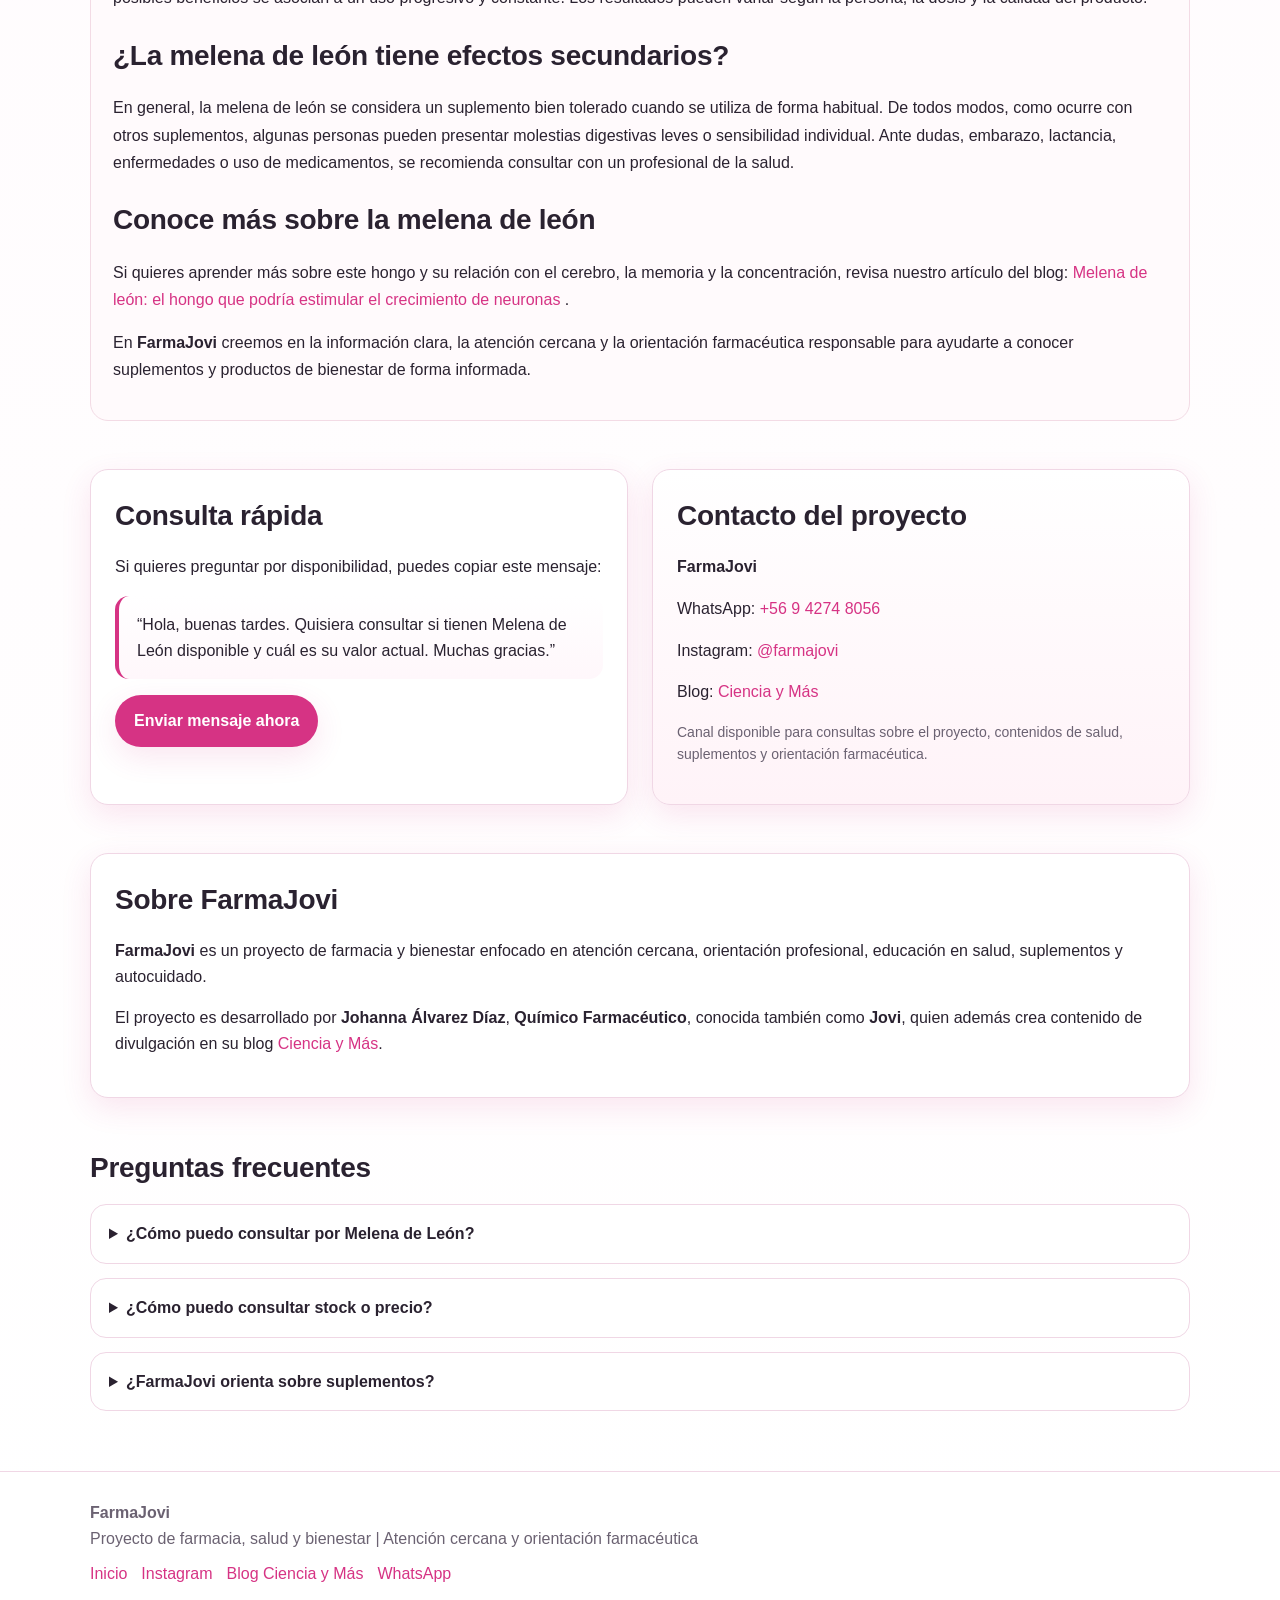
<file: melena-de-leon-la-serena.html>
<!doctype html>
<html lang="es">
<head>
 <meta charset="utf-8" />
 <meta name="viewport" content="width=device-width, initial-scale=1" />

 <title>Melena de León | Proyecto FarmaJovi</title>
 <meta name="description" content="Conoce la melena de león en el proyecto FarmaJovi. Información sobre Hericium erinaceus, orientación farmacéutica y contacto directo por WhatsApp." />
 <meta name="keywords" content="melena de león, melena de leon, proyecto farmajovi, suplementos, hongo melena de leon, hericium erinaceus, orientación farmacéutica" />
 <meta name="author" content="FarmaJovi" />
 <meta name="robots" content="index,follow" />
 <link rel="canonical" href="https://farmaciafarmajovi-max.github.io/FarmaJovi/melena-de-leon-la-serena.html" />

 <meta property="og:type" content="website" />
 <meta property="og:title" content="Melena de León | Proyecto FarmaJovi" />
 <meta property="og:description" content="Conoce la melena de león en el proyecto FarmaJovi. Información, suplementos y orientación farmacéutica profesional." />
 <meta property="og:url" content="https://farmaciafarmajovi-max.github.io/FarmaJovi/melena-de-leon-la-serena.html" />
 <meta property="og:image" content="https://farmaciafarmajovi-max.github.io/FarmaJovi/melena-de-leon-farmajovi-la-serena.png" />

 <meta name="twitter:card" content="summary_large_image" />
 <meta name="twitter:title" content="Melena de León | Proyecto FarmaJovi" />
 <meta name="twitter:description" content="Conoce la melena de león en el proyecto FarmaJovi. Suplementos, información y orientación farmacéutica." />
 <meta name="twitter:image" content="https://farmaciafarmajovi-max.github.io/FarmaJovi/melena-de-leon-farmajovi-la-serena.png" />

 <style>
  :root{
   --bg:#fff8fb;
   --card:#ffffff;
   --text:#2a2230;
   --muted:#6b6272;
   --brand:#d63384;
   --brand-dark:#b81f6d;
   --line:#f0d7e5;
   --soft:#fdebf4;
   --shadow:0 10px 30px rgba(214,51,132,.12);
   --radius:18px;
   --max:1100px;
  }

  *{box-sizing:border-box}
  html{scroll-behavior:smooth}
  body{
   margin:0;
   font-family:Arial, Helvetica, sans-serif;
   background:linear-gradient(180deg,#fff9fc 0%, #fff 100%);
   color:var(--text);
   line-height:1.6;
  }

  a{color:var(--brand);text-decoration:none}
  a:hover{text-decoration:underline}

 .wrap{
   width:min(var(--max), calc(100% - 32px));
   margin:auto;
  }

  header{
   position:sticky;
   top:0;
   z-index:20;
   background:rgba(255,255,255,.92);
   backdrop-filter:blur(10px);
   border-bottom:1px solid var(--line);
  }

 .nav{
   display:flex;
   align-items:center;
   justify-content:space-between;
   gap:16px;
   padding:14px 0;
  }

 .logo{
   display:flex;
   align-items:center;
   gap:12px;
   font-weight:700;
   color:var(--text);
  }

 .logo img{
   width:44px;
   height:44px;
   object-fit:contain;
   border-radius:12px;
   background:#fff;
  }

 .nav-links{
   display:flex;
   gap:18px;
   align-items:center;
   flex-wrap:wrap;
  }

 .btn{
   display:inline-block;
   padding:12px 18px;
   border-radius:999px;
   font-weight:700;
   transition:.2s ease;
   border:1px solid transparent;
  }

 .btn-primary{
   background:var(--brand);
   color:#fff;
   box-shadow:var(--shadow);
  }

 .btn-primary:hover{
   background:var(--brand-dark);
   text-decoration:none;
   transform:translateY(-1px);
  }

 .btn-soft{
   background:var(--soft);
   color:var(--brand-dark);
   border-color:#f7c9dd;
  }

 .btn-soft:hover{
   text-decoration:none;
   transform:translateY(-1px);
  }

 .hero{
   padding:56px 0 34px;
  }

 .hero-grid{
   display:grid;
   grid-template-columns:1.1fr.9fr;
   gap:28px;
   align-items:center;
  }

 .badge{
   display:inline-block;
   background:var(--soft);
   color:var(--brand-dark);
   padding:8px 14px;
   border-radius:999px;
   font-size:14px;
   font-weight:700;
   margin-bottom:14px;
  }

  h1{
   font-size:clamp(32px, 5vw, 54px);
   line-height:1.06;
   margin:0 0 16px;
   letter-spacing:-.02em;
  }

 .lead{
   font-size:18px;
   color:var(--muted);
   margin:0 0 24px;
   max-width:700px;
  }

 .hero-actions{
   display:flex;
   gap:12px;
   flex-wrap:wrap;
   margin-bottom:18px;
  }

 .meta{
   display:flex;
   gap:16px;
   flex-wrap:wrap;
   color:var(--muted);
   font-size:15px;
  }

 .card{
   background:var(--card);
   border:1px solid var(--line);
   border-radius:var(--radius);
   box-shadow:var(--shadow);
  }

 .product-card{
   padding:18px;
  }

 .product-card img{
   width:95%;
   max-width:440px;
   margin:auto;
   display:block;
   border-radius:16px;
  }

 .product-caption{
   padding-top:14px;
   color:var(--muted);
   font-size:15px;
  }

  section{
   padding:24px 0;
  }

 .grid-2{
   display:grid;
   grid-template-columns:1fr 1fr;
   gap:24px;
  }

 .content-card{
   padding:24px;
  }

  h2{
   font-size:28px;
   margin:0 0 14px;
   letter-spacing:-.01em;
  }

  h3{
   margin:0 0 10px;
   font-size:20px;
  }

  ul{
   margin:10px 0 0 20px;
   padding:0;
  }

  li{margin-bottom:8px}

 .highlight{
   background:linear-gradient(180deg,#fff 0%, #fff7fb 100%);
   border-left:4px solid var(--brand);
   padding:16px 18px;
   border-radius:14px;
   color:var(--text);
  }

 .faq{
   display:grid;
   gap:14px;
  }

  details{
   background:#fff;
   border:1px solid var(--line);
   border-radius:16px;
   padding:16px 18px;
  }

  summary{
   cursor:pointer;
   font-weight:700;
  }

 .contact-box{
   padding:24px;
   background:linear-gradient(180deg,#fff 0%, #fff3f8 100%);
  }

 .mini{
   color:var(--muted);
   font-size:14px;
  }

 .seo-extra-melena{
   margin-top:4px;
   padding:22px;
   background:#fffafc;
   border:1px solid #f3dbe5;
   border-radius:18px;
  }

 .seo-extra-melena h2{
   margin-top:22px;
   margin-bottom:10px;
  }

 .seo-extra-melena h2:first-child{
   margin-top:0;
  }

 .seo-extra-melena p{
   margin-bottom:14px;
   line-height:1.7;
  }

  footer{
   margin-top:36px;
   border-top:1px solid var(--line);
   padding:28px 0 42px;
   color:var(--muted);
   background:#fff;
  }

 .footer-links{
   display:flex;
   gap:14px;
   flex-wrap:wrap;
   margin-top:10px;
  }

  @media (max-width: 860px){
  .hero-grid,
  .grid-2{
    grid-template-columns:1fr;
   }

  .nav{
    flex-direction:column;
    align-items:flex-start;
   }

  .nav-links{
    width:100%;
   }

   h1{
    font-size:clamp(30px, 8vw, 42px);
   }
  }
 </style>

 <!-- Schema: Organization -->
 <script type="application/ld+json">
 {
  "@context":"https://schema.org",
  "@type":"Organization",
  "name":"FarmaJovi",
  "url":"https://farmaciafarmajovi-max.github.io/FarmaJovi/",
  "@id":"https://farmaciafarmajovi-max.github.io/FarmaJovi/#organization",
  "telephone":"+56942748056",
  "logo":"https://farmaciafarmajovi-max.github.io/FarmaJovi/logo-farmajovi.png",
  "description":"Proyecto de farmacia y bienestar enfocado en orientación farmacéutica, educación en salud y atención cercana.",
  "sameAs":[
   "https://www.instagram.com/farmajovi/",
   "https://jovi-cienciaymas.blogspot.com/"
  ]
 }
 </script>

 <!-- Schema: Person -->
 <script type="application/ld+json">
 {
  "@context":"https://schema.org",
  "@type":"Person",
  "name":"Johanna Álvarez Díaz",
  "alternateName":"Jovi",
  "jobTitle":"Químico Farmacéutico",
  "description":"Químico Farmacéutico vinculada al proyecto FarmaJovi y divulgadora científica.",
  "worksFor":{
   "@type":"Organization",
   "name":"FarmaJovi"
  },
  "sameAs":[
   "https://jovi-cienciaymas.blogspot.com/"
  ]
 }
 </script>

 <!-- Schema: Product -->
 <script type="application/ld+json">
 {
  "@context":"https://schema.org",
  "@type":"Product",
  "name":"Melena de León",
  "description":"Suplemento alimenticio presentado dentro del proyecto FarmaJovi, con información y orientación farmacéutica.",
  "brand":{
   "@type":"Brand",
   "name":"FarmaJovi"
  },
  "image":"https://farmaciafarmajovi-max.github.io/FarmaJovi/melena-de-leon-farmajovi-la-serena.png",
  "offers":{
   "@type":"Offer",
   "url":"https://farmaciafarmajovi-max.github.io/FarmaJovi/melena-de-leon-la-serena.html",
   "priceCurrency":"CLP",
   "availability":"https://schema.org/PreOrder",
   "seller":{
    "@type":"Organization",
    "name":"FarmaJovi"
   }
  }
 }
 </script>
<script type="application/ld+json">
{
 "@context": "https://schema.org",
 "@type": "Product",
 "name": "Melena de León",
 "image": "https://farmaciafarmajovi-max.github.io/FarmaJovi/melena-de-leon-farmajovi-la-serena.jpg",
 "description": "Suplemento melena de león presentado por el proyecto FarmaJovi.",
 "brand": {
  "@type": "Brand",
  "name": "FarmaJovi"
 },
 "offers": {
  "@type": "Offer",
  "priceCurrency": "CLP",
  "price": "25.900",
  "availability": "https://schema.org/InStock",
  "url": "https://farmaciafarmajovi-max.github.io/FarmaJovi/melena-de-leon-la-serena.html",
  "seller": {
   "@type": "Organization",
   "name": "FarmaJovi"
  }
 }
}
</script>
</head>
<body>

 <header>
  <div class="wrap nav">
   <a class="logo" href="https://farmaciafarmajovi-max.github.io/FarmaJovi/">
    <img src="https://farmaciafarmajovi-max.github.io/FarmaJovi/logo-farmajovi.png" alt="Logo FarmaJovi" />
    <span>FarmaJovi</span>
   </a>

   <nav class="nav-links">
    <a href="https://farmaciafarmajovi-max.github.io/FarmaJovi/">Inicio</a>
    <a href="https://www.instagram.com/farmajovi/" target="_blank" rel="noopener">Instagram</a>
    <a href="https://jovi-cienciaymas.blogspot.com/" target="_blank" rel="noopener">Blog Ciencia y Más</a>
    <a class="btn btn-primary" href="https://wa.me/56942748056?text=Hola%2C%20quisiera%20consultar%20por%20Melena%20de%20Le%C3%B3n%20en%20FarmaJovi." target="_blank" rel="noopener">
     Consultar por WhatsApp
    </a>
   </nav>
  </div>
 </header>

 <main>
  <section class="hero">
   <div class="wrap hero-grid">
    <div>
     <span class="badge">Suplementos y bienestar</span>
     <h1>Melena de León | Proyecto FarmaJovi</h1>
     <p class="lead">
      En <strong>FarmaJovi</strong> puedes conocer más sobre la <strong>melena de león (<em>Hericium erinaceus</em>)</strong> y acceder a
      <strong>orientación farmacéutica</strong> dentro de una propuesta cercana, profesional y enfocada en el bienestar.
     </p>

     <div class="hero-actions">
      <a class="btn btn-primary" href="https://wa.me/56942748056?text=Hola%2C%20quisiera%20consultar%20si%20tienen%20Melena%20de%20Le%C3%B3n%20y%20cu%C3%A1l%20es%20su%20valor." target="_blank" rel="noopener">
       Consultar por WhatsApp
      </a>
     </div>

     <div class="meta">
      <span>📲 +56 9 4274 8056</span>
      <span>🌿 Información y bienestar</span>
      <span>🧪 Orientación farmacéutica</span>
     </div>
    </div>

    <aside class="card product-card">
     <img src="https://farmaciafarmajovi-max.github.io/FarmaJovi/melena-de-leon-farmajovi-la-serena.png" alt="Melena de León presentada por el proyecto FarmaJovi" />
     <div class="product-caption">
      <strong>Melena de León</strong><br>
      Consulta presentación, stock y valor actualizado directamente por WhatsApp.
     </div>
    </aside>
   </div>
  </section>

  <section>
   <div class="wrap grid-2">
    <article class="card content-card">
     <h2>¿Qué es la Melena de León?</h2>
     <p>
      La <strong>melena de león</strong> es un suplemento conocido por su asociación con el bienestar cognitivo
      y el enfoque mental. Muchas personas la buscan como parte de una rutina de apoyo integral junto con hábitos
      saludables, descanso y alimentación equilibrada.
     </p>
     <div class="highlight">
      En FarmaJovi promovemos una compra informada, con orientación profesional y atención personalizada.
     </div>
    </article>

    <article class="card content-card">
     <h2>¿Por qué consultar en FarmaJovi?</h2>
     <ul>
      <li>Atención cercana y comunicación directa.</li>
      <li>Orientación farmacéutica profesional.</li>
      <li>Información clara para una compra informada.</li>
      <li>Contenido educativo sobre salud y bienestar.</li>
      <li>Canal rápido de consulta por WhatsApp.</li>
     </ul>
    </article>
   </div>
  </section>

  <section>
   <div class="wrap">
    <section class="seo-extra-melena" aria-labelledby="beneficios-melena">
     <h2 id="beneficios-melena">Beneficios asociados a la melena de león</h2>
     <p>
      La <strong>melena de león (<em>Hericium erinaceus</em>)</strong> es un suplemento cada vez más buscado por personas interesadas en la
      <strong>memoria</strong>, la <strong>concentración</strong>, la claridad mental y el bienestar cognitivo.
      Su popularidad ha crecido porque contiene compuestos bioactivos como las <strong>hericenonas</strong> y las <strong>erinacinas</strong>,
      investigados por su posible relación con el <strong>factor de crecimiento nervioso (NGF)</strong>, una proteína importante para el
      mantenimiento de las neuronas.
     </p>
     <p>
      Aunque no reemplaza tratamientos médicos ni hábitos saludables, muchas personas incorporan la melena de león como parte de una rutina de
      apoyo integral junto con descanso, alimentación equilibrada y acompañamiento profesional.
     </p>

     <h2>Melena de león para memoria y concentración</h2>
     <p>
      Uno de los motivos por los que la melena de león ha ganado popularidad es su posible relación con la
      <strong>memoria y la concentración</strong>. Por eso, muchas personas buscan este suplemento como apoyo para el
      <strong>rendimiento cognitivo</strong>, el enfoque mental y la claridad en etapas de alta exigencia.
     </p>

     <h2>¿Cómo consultar por melena de león?</h2>
     <p>
      En <strong>FarmaJovi</strong> puedes realizar consultas sobre melena de león, sus presentaciones y características directamente por WhatsApp. Además, puedes recibir <strong>orientación farmacéutica profesional</strong> para tomar decisiones informadas y responsables.
     </p>

     <h2>¿Cuánto tarda en hacer efecto la melena de león?</h2>
     <p>
      La melena de león no suele tener un efecto inmediato. Muchas personas la utilizan de forma regular dentro de una rutina sostenida, ya que
      sus posibles beneficios se asocian a un uso progresivo y constante. Los resultados pueden variar según la persona, la dosis y la calidad
      del producto.
     </p>

     <h2>¿La melena de león tiene efectos secundarios?</h2>
     <p>
      En general, la melena de león se considera un suplemento bien tolerado cuando se utiliza de forma habitual. De todos modos, como ocurre
      con otros suplementos, algunas personas pueden presentar molestias digestivas leves o sensibilidad individual. Ante dudas, embarazo,
      lactancia, enfermedades o uso de medicamentos, se recomienda consultar con un profesional de la salud.
     </p>

     <h2>Conoce más sobre la melena de león</h2>
     <p>
      Si quieres aprender más sobre este hongo y su relación con el cerebro, la memoria y la concentración, revisa nuestro artículo del blog:
      <a href="https://jovi-cienciaymas.blogspot.com/2026/03/melena-de-leon-el-hongo-que-podria.html" target="_blank" rel="noopener">
       Melena de león: el hongo que podría estimular el crecimiento de neuronas
      </a>.
     </p>

     <p>
      En <strong>FarmaJovi</strong> creemos en la información clara, la atención cercana y la orientación farmacéutica responsable para ayudarte a conocer suplementos y productos de bienestar de forma informada.
     </p>
    </section>
   </div>
  </section>

  <section>
   <div class="wrap grid-2">
    <article class="card content-card">
     <h2>Consulta rápida</h2>
     <p>Si quieres preguntar por disponibilidad, puedes copiar este mensaje:</p>
     <div class="highlight">
      “Hola, buenas tardes. Quisiera consultar si tienen Melena de León disponible y cuál es su valor actual. Muchas gracias.”
     </div>
     <p style="margin-top:16px;">
      <a class="btn btn-primary" href="https://wa.me/56942748056?text=Hola%2C%20buenas%20tardes.%20Quisiera%20consultar%20si%20tienen%20Melena%20de%20Le%C3%B3n%20disponible%20y%20cu%C3%A1l%20es%20su%20valor%20actual.%20Muchas%20gracias." target="_blank" rel="noopener">
       Enviar mensaje ahora
      </a>
     </p>
    </article>

    <article class="card contact-box">
     <h2>Contacto del proyecto</h2>
     <p><strong>FarmaJovi</strong></p>
     <p>WhatsApp: <a href="https://wa.me/56942748056" target="_blank" rel="noopener">+56 9 4274 8056</a></p>
     <p>Instagram: <a href="https://www.instagram.com/farmajovi/" target="_blank" rel="noopener">@farmajovi</a></p>
     <p>Blog: <a href="https://jovi-cienciaymas.blogspot.com/" target="_blank" rel="noopener">Ciencia y Más</a></p>
     <p class="mini">
      Canal disponible para consultas sobre el proyecto, contenidos de salud, suplementos y orientación farmacéutica.
     </p>
    </article>
   </div>
  </section>

  <section>
   <div class="wrap">
    <article class="card content-card">
     <h2>Sobre FarmaJovi</h2>
     <p>
      <strong>FarmaJovi</strong> es un proyecto de farmacia y bienestar enfocado en atención cercana,
      orientación profesional, educación en salud, suplementos y autocuidado.
     </p>
     <p>
      El proyecto es desarrollado por <strong>Johanna Álvarez Díaz</strong>, <strong>Químico Farmacéutico</strong>,
      conocida también como <strong>Jovi</strong>, quien además crea contenido de divulgación en su blog
      <a href="https://jovi-cienciaymas.blogspot.com/" target="_blank" rel="noopener">Ciencia y Más</a>.
     </p>
    </article>
   </div>
  </section>

  <section>
   <div class="wrap">
    <h2>Preguntas frecuentes</h2>
    <div class="faq">
     <details>
      <summary>¿Cómo puedo consultar por Melena de León?</summary>
      <p>Puedes escribir directamente al WhatsApp de FarmaJovi para conocer más sobre el producto y sus características.</p>
     </details>

     <details>
      <summary>¿Cómo puedo consultar stock o precio?</summary>
      <p>La forma más rápida es escribir al WhatsApp de FarmaJovi: +56 9 4274 8056.</p>
     </details>

     <details>
      <summary>¿FarmaJovi orienta sobre suplementos?</summary>
      <p>Sí. Puedes recibir orientación farmacéutica sobre suplementos y bienestar general.</p>
     </details>
    </div>
   </div>
  </section>
 </main>

 <footer>
  <div class="wrap">
   <strong>FarmaJovi</strong><br>
   Proyecto de farmacia, salud y bienestar | Atención cercana y orientación farmacéutica
   <div class="footer-links">
    <a href="https://farmaciafarmajovi-max.github.io/FarmaJovi/">Inicio</a>
    <a href="https://www.instagram.com/farmajovi/" target="_blank" rel="noopener">Instagram</a>
    <a href="https://jovi-cienciaymas.blogspot.com/" target="_blank" rel="noopener">Blog Ciencia y Más</a>
    <a href="https://wa.me/56942748056" target="_blank" rel="noopener">WhatsApp</a>
   </div>
  </div>
 </footer>

 <!-- Schema: FAQ -->
 <script type="application/ld+json">
 {
  "@context": "https://schema.org",
  "@type": "FAQPage",
  "mainEntity": [
   {
    "@type": "Question",
    "name": "¿Cómo consultar por melena de león?",
    "acceptedAnswer": {
     "@type": "Answer",
     "text": "En FarmaJovi puedes realizar consultas sobre melena de león, sus características y presentaciones directamente por WhatsApp."
    }
   },
   {
    "@type": "Question",
    "name": "¿La melena de león sirve para memoria y concentración?",
    "acceptedAnswer": {
     "@type": "Answer",
     "text": "La melena de león es un suplemento cada vez más buscado por personas interesadas en la memoria, la concentración y el bienestar cognitivo. Su popularidad se relaciona con compuestos bioactivos como hericenonas y erinacinas."
    }
   },
   {
    "@type": "Question",
    "name": "¿Cuánto tarda en hacer efecto la melena de león?",
    "acceptedAnswer": {
     "@type": "Answer",
     "text": "La melena de león no suele tener un efecto inmediato. Muchas personas la utilizan de forma regular dentro de una rutina sostenida, y los resultados pueden variar según la persona, la dosis y la calidad del producto."
    }
   },
   {
    "@type": "Question",
    "name": "¿La melena de león tiene efectos secundarios?",
    "acceptedAnswer": {
     "@type": "Answer",
     "text": "En general, la melena de león se considera un suplemento bien tolerado. Algunas personas pueden presentar molestias digestivas leves o sensibilidad individual. Ante dudas, se recomienda consultar con un profesional de la salud."
    }
   }
  ]
 }
 </script>
</body>
</html>
</file>
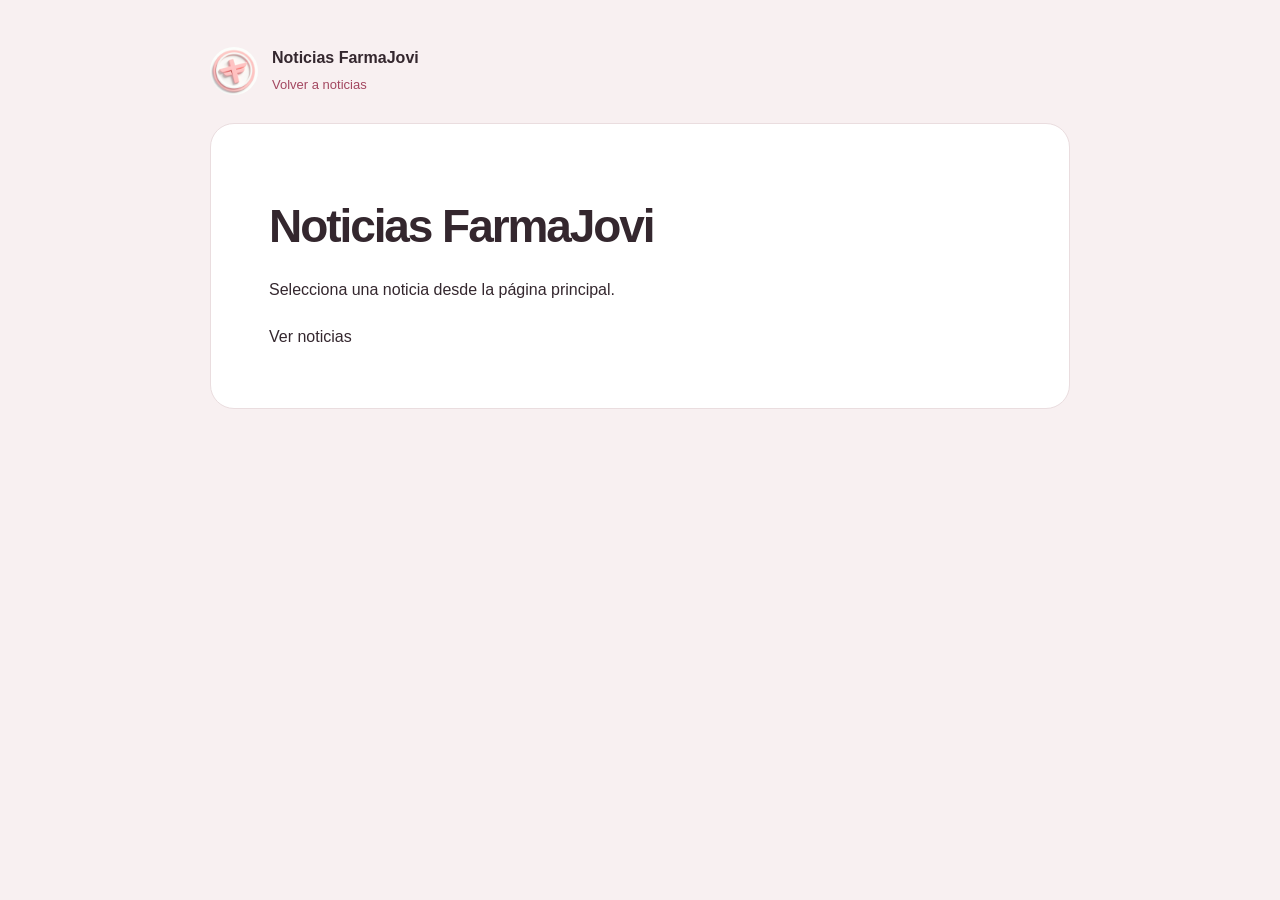
<file: noticia.html>
<!doctype html>
<html lang="es"><head><meta charset="utf-8"><meta name="viewport" content="width=device-width,initial-scale=1"><title>Noticias | FarmaJovi</title><meta name="description" content="Noticias y orientación sanitaria de FarmaJovi, con enlaces a las fuentes de información."><meta name="theme-color" content="#a34760"><link rel="icon" href="farmajovi-install-192.png" type="image/png"><link rel="stylesheet" href="redesign.css?v=20261113-news-wrap"><link id="articleCanonical" rel="canonical" href="https://farmaciafarmajovi-max.github.io/FarmaJovi/noticia.html"></head>
<body class="article-page"><main class="article-wrap"><header class="article-header"><a href="./"><img src="logo-farmajovi-header.jpg?v=20261015-2" alt="FarmaJovi"></a><div><strong>Noticias FarmaJovi</strong><br><a href="./#noticias">Volver a noticias</a></div></header><article class="article-paper" id="article"><p role="status">Cargando noticia…</p></article><noscript><p>Activa JavaScript para consultar esta noticia y su estado de publicación actualizado.</p></noscript></main><script src="noticia.js?v=20261017"></script><script src="site-insights.js?v=20261017"></script></body></html>
</file>
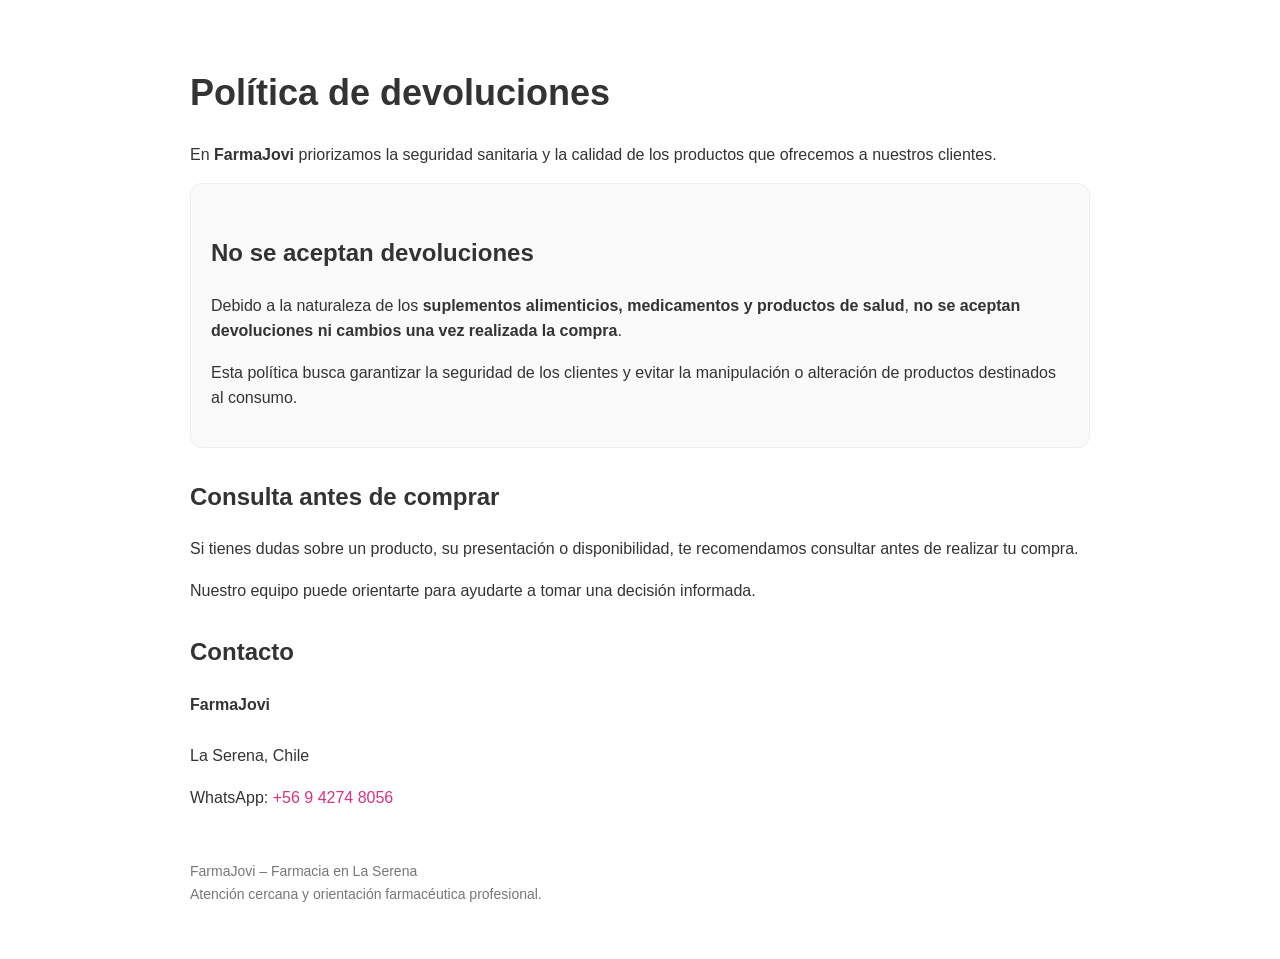
<file: politica-devoluciones.html>
<!doctype html>
<html lang="es">
<head>

<meta charset="utf-8">
<meta name="viewport" content="width=device-width, initial-scale=1">

<title>Política de devoluciones | FarmaJovi</title>

<meta name="description" content="Política de devoluciones de FarmaJovi. Información sobre cambios y devoluciones de productos adquiridos en nuestra farmacia en La Serena.">

<meta name="robots" content="index,follow">

<link rel="canonical" href="https://farmaciafarmajovi-max.github.io/FarmaJovi/politica-devoluciones.html">

<style>

body{
font-family: Arial, Helvetica, sans-serif;
background:#fff;
color:#333;
margin:0;
line-height:1.6;
}

.container{
max-width:900px;
margin:auto;
padding:40px 20px;
}

h1{
font-size:36px;
margin-bottom:20px;
}

h2{
margin-top:30px;
}

.box{
background:#fafafa;
padding:20px;
border-radius:12px;
border:1px solid #eee;
}

.footer{
margin-top:50px;
font-size:14px;
color:#777;
}

a{
color:#d63384;
text-decoration:none;
}

</style>

</head>

<body>

<div class="container">

<h1>Política de devoluciones</h1>

<p>
En <strong>FarmaJovi</strong> priorizamos la seguridad sanitaria y la calidad de los productos que ofrecemos a nuestros clientes.
</p>

<div class="box">

<h2>No se aceptan devoluciones</h2>

<p>
Debido a la naturaleza de los <strong>suplementos alimenticios, medicamentos y productos de salud</strong>, 
<strong>no se aceptan devoluciones ni cambios una vez realizada la compra</strong>.
</p>

<p>
Esta política busca garantizar la seguridad de los clientes y evitar la manipulación o alteración de productos destinados al consumo.
</p>

</div>

<h2>Consulta antes de comprar</h2>

<p>
Si tienes dudas sobre un producto, su presentación o disponibilidad, te recomendamos consultar antes de realizar tu compra.
</p>

<p>
Nuestro equipo puede orientarte para ayudarte a tomar una decisión informada.
</p>

<h2>Contacto</h2>

<p>
<strong>FarmaJovi</strong><br>
<br>
La Serena, Chile
</p>

<p>
WhatsApp:  
<a href="https://wa.me/56942748056">+56 9 4274 8056</a>
</p>

<div class="footer">

<p>
FarmaJovi – Farmacia en La Serena<br>
Atención cercana y orientación farmacéutica profesional.
</p>

</div>

</div>

</body>
</html>
</file>
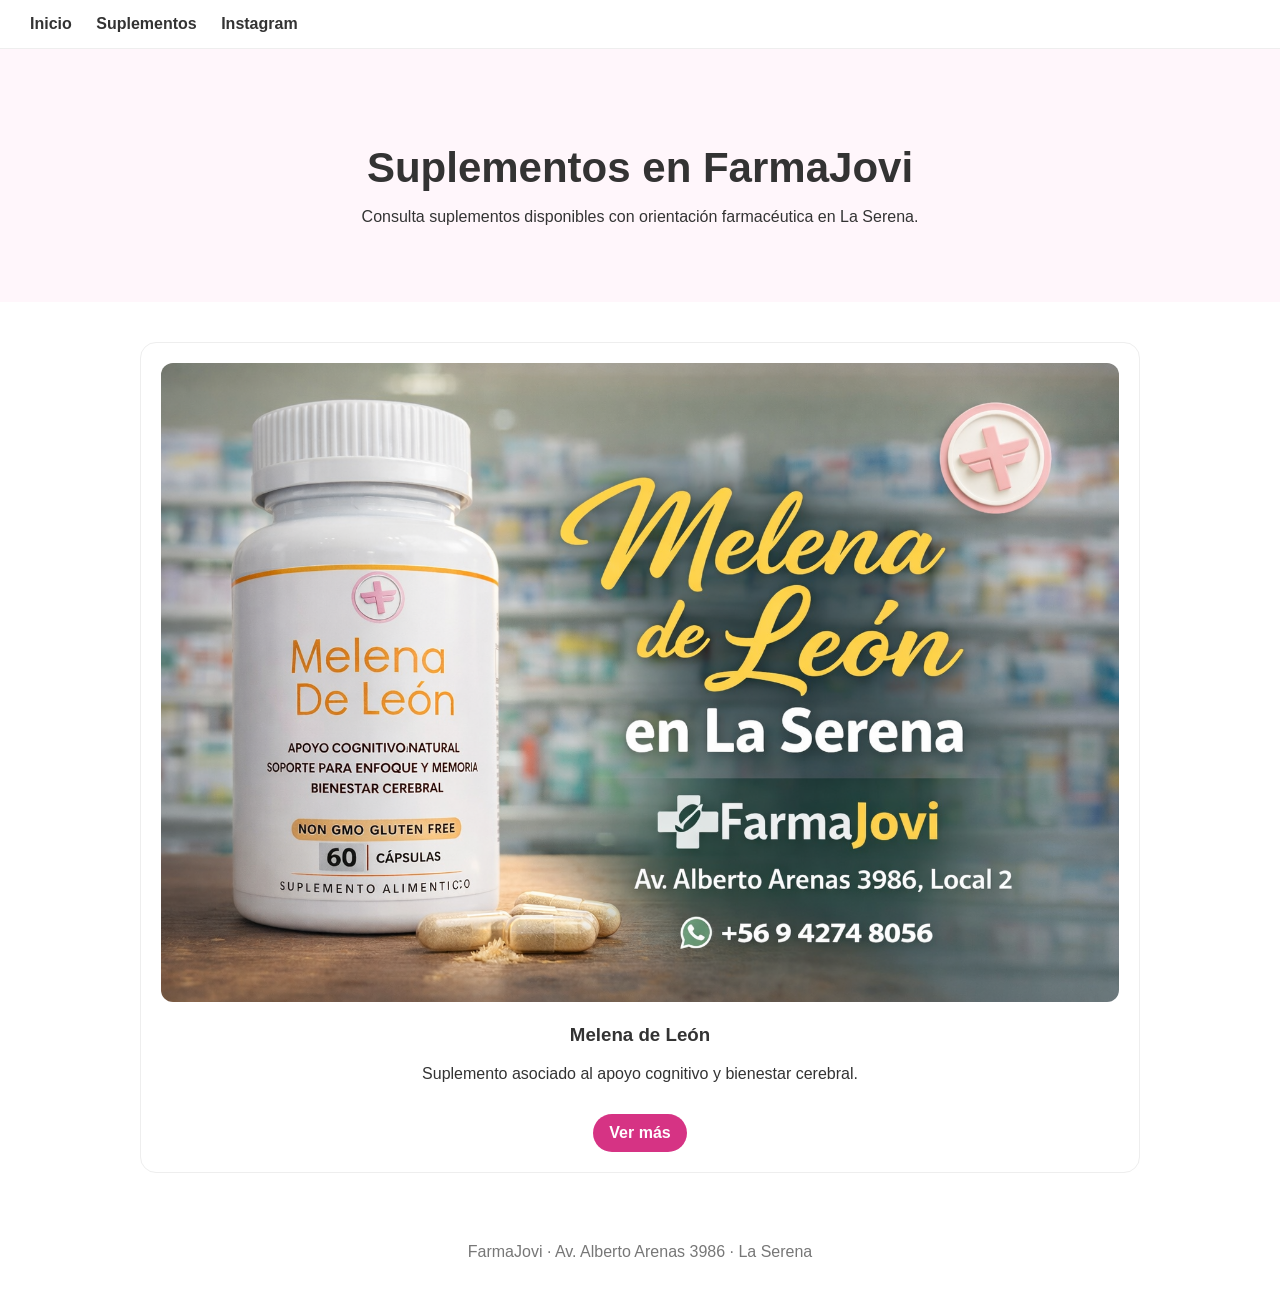
<file: suplementos.html>
<!doctype html>
<html lang="es">
<head>
<meta charset="utf-8">
<meta name="viewport" content="width=device-width, initial-scale=1">
<title>Suplementos en La Serena | FarmaJovi</title>

<meta name="description" content="Consulta suplementos disponibles en FarmaJovi, farmacia en La Serena con orientación farmacéutica profesional.">

<style>

body{
font-family:Arial, Helvetica, sans-serif;
margin:0;
background:#fff;
color:#333;
}

header{
background:#ffffff;
border-bottom:1px solid #eee;
padding:15px 30px;
}

nav a{
margin-right:20px;
text-decoration:none;
color:#333;
font-weight:600;
}

.hero{
padding:60px 30px;
text-align:center;
background:#fff6fb;
}

.hero h1{
font-size:42px;
margin-bottom:10px;
}

.grid{
max-width:1000px;
margin:auto;
display:grid;
grid-template-columns:repeat(auto-fit,minmax(250px,1fr));
gap:30px;
padding:40px 20px;
}

.card{
border:1px solid #eee;
border-radius:16px;
padding:20px;
text-align:center;
transition:0.2s;
}

.card:hover{
transform:translateY(-4px);
box-shadow:0 10px 20px rgba(0,0,0,0.08);
}

.card img{
width:100%;
border-radius:12px;
}

.btn{
display:inline-block;
margin-top:15px;
padding:10px 16px;
background:#d63384;
color:white;
border-radius:20px;
text-decoration:none;
font-weight:600;
}

footer{
text-align:center;
padding:30px;
color:#777;
}

</style>
</head>

<body>

<header>
<nav>
<a href="index.html">Inicio</a>
<a href="suplementos.html">Suplementos</a>
<a href="https://www.instagram.com/farmajovi/">Instagram</a>
</nav>
</header>

<section class="hero">
<h1>Suplementos en FarmaJovi</h1>
<p>Consulta suplementos disponibles con orientación farmacéutica en La Serena.</p>
</section>

<section class="grid">

<div class="card">
<img src="melena-de-leon-farmajovi-la-serena.png">
<h3>Melena de León</h3>
<p>Suplemento asociado al apoyo cognitivo y bienestar cerebral.</p>
<a class="btn" href="melena-de-leon-la-serena.html">Ver más</a>
</div>

</section>

<footer>
FarmaJovi · Av. Alberto Arenas 3986 · La Serena
</footer>

</body>
</html>
</file>
<file: redesign.css>
/* FarmaJovi — one responsive design system, without legacy overrides. */
:root{--ink:#34272e;--muted:#77666d;--rose:#a34760;--rose-dark:#83334a;--blush:#f8e9ec;--paper:#fffdfb;--line:#eadddf;--white:#fff;--radius:22px;--shadow:0 14px 45px #5425360a;--teal:var(--rose)}
*{box-sizing:border-box}html{scroll-behavior:smooth;scroll-padding-top:110px}body{margin:0;background:var(--paper);color:var(--ink);font:16px/1.65 "Segoe UI",Inter,Arial,sans-serif;-webkit-font-smoothing:antialiased}button,input{font:inherit}button,a,input,summary{-webkit-tap-highlight-color:transparent}button,a,summary{touch-action:manipulation}button{cursor:pointer}a{color:inherit;text-decoration:none}img{display:block;max-width:100%;height:auto}figure,p{margin:0}h1,h2,h3{font-weight:650;margin:0;line-height:1.15;letter-spacing:-.045em}h2{font-size:clamp(30px,3.3vw,44px)}h3{font-size:21px;letter-spacing:-.025em}em{font-style:normal;color:var(--rose)}small{font-size:13px}.wrap{width:min(1248px,calc(100% - 96px));margin-inline:auto}.section{padding-block:90px}.line-icon{display:inline-flex;align-items:center;justify-content:center;flex-shrink:0}.line-icon svg{display:block;width:24px;height:24px;fill:none;stroke:currentColor;stroke-width:1.65;stroke-linecap:round;stroke-linejoin:round}.kicker,.eyebrow{display:block;color:var(--rose);font-size:11px;font-weight:750;letter-spacing:.16em;margin-bottom:18px}.btn{display:inline-flex;align-items:center;justify-content:center;gap:12px;min-height:48px;padding:12px 23px;border:1px solid transparent;border-radius:10px;font-weight:650;font-size:14px;line-height:1.4;transition:background .2s,box-shadow .2s,transform .2s}.primary{color:var(--white);background:var(--rose)}.primary:hover{background:var(--rose-dark);box-shadow:0 6px 18px #83334a20}.soft{background:var(--blush);color:var(--rose-dark)}.outline{background:transparent;border-color:var(--line);color:var(--rose)}.soft:hover,.outline:hover{background:#f4dce3}.text-link{color:var(--rose);font-size:14px;font-weight:650;display:inline-block;padding-block:10px;text-underline-offset:5px}.text-link:hover{text-decoration:underline}.actions{display:flex;align-items:center;flex-wrap:wrap;gap:22px;margin-top:30px}:focus-visible{outline:3px solid var(--rose);outline-offset:4px}.skip-link{position:fixed;top:8px;left:8px;transform:translateY(-200%);z-index:200;background:white;padding:14px;border:2px solid var(--rose)}.skip-link:focus{transform:none}[hidden]{display:none!important}
/* Header and calm project-status strip. */
.top{background:#f5e7ea;color:#784456;font-size:11px}.top .wrap{display:flex;align-items:center;justify-content:space-between;gap:16px;min-height:34px}.top span{display:flex;align-items:center;gap:8px}.status-dot{width:6px;height:6px;border-radius:50%;background:#b2687e}.top a:hover{text-decoration:underline}.nav{position:sticky;top:0;z-index:30;background:#fffdfbf5;backdrop-filter:blur(12px);border-bottom:1px solid #eadddfaa}.navin{min-height:90px;display:flex;align-items:center;gap:22px}.brand{display:inline-flex;align-items:center;gap:10px;font-size:26px;font-weight:750;letter-spacing:-.06em;line-height:1.1;flex-shrink:0}.brand img{width:48px;height:48px;object-fit:contain;border-radius:50%;flex-shrink:0}.brand-accent{color:var(--rose)}.brand small{display:block;font-size:8px;letter-spacing:.29em;font-weight:650;color:var(--muted);margin-top:5px}.links{display:flex;gap:26px;align-items:center;justify-content:center;margin-left:auto}.links a{padding-block:10px;font-size:13px;color:#66555d;font-weight:550}.links a:hover,.links a[aria-current]{color:var(--rose)}.links a[aria-current]{text-decoration:underline;text-underline-offset:8px}.nav-contact{margin-left:8px}.install-btn{background:transparent;color:var(--rose);border-color:#e3c6cf;padding:10px 14px;min-height:42px;font-size:12px;white-space:nowrap}.menu-toggle{display:none;border:1px solid var(--line);background:white;width:44px;height:44px;border-radius:10px;flex-shrink:0}.menu-toggle span{display:block;width:18px;height:2px;background:var(--rose-dark);margin:5px auto}
/* Hero. Keep the complete storefront image and logo visible. */
.hero{padding-block:64px 68px;background:linear-gradient(110deg,#fbf4f3 0%,#fcf5f3 50%,#f8e9ec 100%)}.heroGrid{display:grid;grid-template-columns:1fr 1fr;gap:64px;align-items:center}.hero-copy{padding-block:10px;min-width:0}.eyebrow{display:flex;align-items:center;gap:10px;font-size:10px;margin-bottom:25px}.tiny-cross{display:grid;place-items:center;background:#edd6de;color:var(--rose);width:22px;height:22px;border-radius:50%;font-size:18px;line-height:1;font-weight:400}.hero h1{font-size:clamp(42px,4.5vw,65px);letter-spacing:-.055em;line-height:1.09;margin-bottom:23px}.hero h1 em{font-weight:450}.hero-copy>p{font-size:17px;line-height:1.75;color:var(--muted);max-width:410px}.hero .text-link{font-size:12px}.hero-note{margin-top:39px;display:flex;align-items:center;gap:12px;font-size:11px;line-height:1.6;color:var(--muted)}.hero-note>.line-icon{width:39px;height:39px;border:1px solid #dec7cf;border-radius:50%;color:var(--rose)}.hero-note strong{font-weight:550;color:#65515b}.heroVisual{position:relative;min-width:0}.hero-photo{position:relative;border-radius:130px 20px 20px 20px;overflow:hidden;background:var(--blush)}.heroVisual img{width:100%;height:auto;aspect-ratio:4/3;object-fit:contain}.photo-label{position:absolute;top:20px;right:18px;background:#fffdfbe8;border:1px solid #ffffff99;padding:7px 11px;border-radius:5px;font-size:8px;letter-spacing:.12em;color:var(--rose-dark)}.heroVisual figcaption{position:relative;display:flex;align-items:center;gap:12px;background:white;width:88%;margin:-27px auto 0;padding:18px 20px;border:1px solid var(--line);border-radius:13px;box-shadow:var(--shadow);font-size:14px;font-weight:650}.photo-cross{font-size:32px;width:40px;height:40px;border-radius:50%;display:grid;place-items:center;color:var(--rose);background:var(--blush);font-weight:400}.heroVisual figcaption small{display:block;font-size:10px;font-weight:400;color:var(--muted);margin-top:3px}
.quick-links{display:grid;grid-template-columns:repeat(3,minmax(0,1fr));border-bottom:1px solid var(--line);padding-block:26px}.quick-links>a{display:flex;align-items:center;gap:16px;padding:4px 24px;border-right:1px solid var(--line);font-size:14px;font-weight:600}.quick-links>a:first-child{padding-left:0}.quick-links>a:last-child{border-right:0}.quick-links .line-icon{color:var(--rose)}.quick-links small{display:block;font-size:11px;font-weight:400;color:var(--muted);margin-top:2px}.quick-arrow{margin-left:auto;color:var(--rose)}.quick-links>a:hover{color:var(--rose)}
/* Services, shared cards, and typography. */
.sectionHead{display:grid;grid-template-columns:1fr .8fr;align-items:end;gap:80px;margin-bottom:38px}.sectionHead>p,.sectionHead>div>p{max-width:430px;color:var(--muted);font-size:15px;line-height:1.8}.cards{display:grid;grid-template-columns:repeat(3,minmax(0,1fr));gap:22px}.card{background:white;border:1px solid var(--line);border-radius:var(--radius);padding:30px;min-width:0;position:relative;box-shadow:var(--shadow)}.icon{width:46px;height:46px;border-radius:13px;color:var(--rose);background:var(--blush);margin-bottom:27px}.card-number{position:absolute;right:28px;top:34px;color:#c9b5bc;font-size:12px;letter-spacing:.08em}.card p{color:var(--muted);font-size:14px;line-height:1.8;margin-top:14px}.service-cards .card{display:flex;flex-direction:column;align-items:flex-start}.service-cards .text-link{font-size:12px;margin-top:auto;padding-top:26px}.card:hover{border-color:#d7b5c1}
/* One price module only. */
.price-section{background:#f7f0f0}.pricePanel{border:1px solid #e7d2d8;border-radius:26px;display:grid;grid-template-columns:.95fr 1.05fr;overflow:hidden;background:white}.price-intro{position:relative;overflow:hidden;padding:44px;background:#f3e1e5}.price-intro h2{font-size:clamp(28px,3vw,39px);line-height:1.17}.price-intro>p{color:#755c66;font-size:14px;max-width:350px;margin-top:20px}.price-symbol{position:absolute;right:-25px;bottom:-30px;width:150px;height:150px;transform:rotate(-15deg);color:#a3476012;pointer-events:none}.price-symbol svg{width:150px;height:150px;stroke-width:1}.price-search{padding:44px;align-self:center;min-width:0}.price-search label{font-weight:650;font-size:15px;display:block;margin-bottom:16px}.search-field{display:flex;align-items:center;border:1px solid #d8bbc5;border-radius:11px;padding:6px;gap:8px;background:white}.search-field>.line-icon{margin-left:9px;color:var(--rose)}.search-field input{min-width:0;flex:1;width:0;border:0;outline:0;padding:8px 0;background:transparent;font-size:14px;color:var(--ink)}.search-field:focus-within{box-shadow:0 0 0 3px #a347601a;border-color:var(--rose)}.search-field input:focus-visible{outline:0}.search-field .btn{min-height:42px;padding:10px 17px}.search-hint{font-size:11px;color:var(--muted);margin-top:10px}.price-search>.text-link{font-size:12px;margin-top:14px}.priceNotice{display:flex;align-items:flex-start;gap:8px;font-size:11px;color:var(--muted);line-height:1.7;padding-top:20px;margin-top:14px;border-top:1px solid var(--line)}.priceNotice svg{width:16px;height:16px;margin-top:2px}.price-principles{display:flex;justify-content:center;gap:38px;padding-top:25px;color:#7d5c69;font-size:11px}.price-principles span{display:block}#resultadoPrecioFijo:empty{display:none}#resultadoPrecioFijo{margin-top:20px;max-height:460px;overflow:auto;max-width:100%;font-size:13px;border-radius:8px}table{border-collapse:collapse;width:100%;font-size:12px;text-align:left}th{background:#f7eef1;color:var(--rose-dark);font-weight:650}td,th{padding:11px 10px;border-bottom:1px solid var(--line);vertical-align:top}td:first-child{min-width:140px}td:nth-child(2){white-space:nowrap}
/* Original code-native illustration, no misleading screenshot of SERNAC. */
.comparator-section{padding-block:70px}.sernacCard{display:grid;grid-template-columns:.75fr 1.25fr;gap:64px;align-items:center}.comparator-art{height:345px;border-radius:24px;background:#f1e3e7;position:relative;overflow:hidden;display:grid;place-items:center}.orbit{position:absolute;border:1px solid #dfc3cd;border-radius:50%;width:300px;height:300px}.orbit-one{left:-145px;top:-110px}.orbit-two{right:-125px;bottom:-90px;width:340px;height:340px}.comparison-slip{width:200px;min-height:244px;background:#fffdfb;transform:rotate(-8deg);border-radius:17px;box-shadow:8px 16px 0 #d5adb94a,0 18px 32px #6a3b4a12;padding:24px;display:flex;flex-direction:column;align-items:flex-start;gap:13px;border:1px solid white}.comparison-slip>.line-icon{background:var(--blush);color:var(--rose);padding:12px;border-radius:13px}.slip-line{height:5px;border-radius:6px;background:#e7d5dc;width:100%}.slip-line.short{width:55%}.comparison-slip>div{display:flex;align-items:flex-end;gap:9px;height:43px}.comparison-slip>div span{background:#bd7188;width:23px;height:40px;border-radius:5px 5px 0 0}.comparison-slip>div span:nth-child(2){height:28px;background:#d89eaf}.comparison-slip>div span:nth-child(3){height:18px;background:#ecd0d9}.comparison-slip b{font-size:10px;font-weight:650;color:var(--rose-dark)}.art-badge{display:flex;align-items:center;gap:7px;position:absolute;bottom:33px;right:20px;background:white;border:1px solid #e2ccd3;padding:10px 14px;box-shadow:var(--shadow);border-radius:10px;font-size:10px;color:var(--rose-dark)}.art-badge svg{width:17px;height:17px}.sernacCopy h2{font-size:clamp(28px,2.7vw,37px)}.sernacCopy>p{color:var(--muted);font-size:15px;line-height:1.8;margin-top:18px}.sernacCopy .btn{margin-top:23px}.sernacCopy small{display:block;margin-top:11px;color:var(--muted);font-size:10px}.sernacCopy .sernacNote{font-size:11px;line-height:1.75;max-width:530px;margin-top:18px}
/* News stays in the main document, ahead of duty pharmacies. */
.newsSection{background:#f8f3f2;border-block:1px solid #eee2e3}.newsGrid{display:grid;grid-template-columns:repeat(2,minmax(0,1fr));gap:22px;align-items:stretch}.newsCard{background:white;border:1px solid var(--line);border-radius:20px;overflow:hidden;min-width:0;box-shadow:var(--shadow);display:flex;flex-direction:column}.newsCover{width:100%;aspect-ratio:16/9;object-fit:cover;background:var(--blush)}.newsCard__body{padding:27px;display:flex;flex-direction:column;align-items:flex-start;gap:14px;flex:1}.newsCard h3{font-size:21px;letter-spacing:-.025em;line-height:1.35}.newsCard p{font-size:14px;color:var(--muted);line-height:1.8}.newsMeta{width:100%;display:flex;align-items:center;justify-content:space-between;gap:10px}.newsTag{font-size:9px;letter-spacing:.12em;font-weight:750;color:var(--rose)}.newsDate{font-size:10px;color:var(--muted)}.newsActions{display:flex;flex-wrap:wrap;gap:8px;margin-top:auto;padding-top:6px}.newsActions .btn{font-size:11px;padding:10px 13px;min-height:42px}.newsCard .officialLinks{flex-direction:row;flex-wrap:wrap;gap:18px;margin-top:0}.newsDetail{width:100%;min-width:0;max-width:100%;overflow-wrap:anywhere;white-space:pre-line;font-size:14px;line-height:1.9;border-top:1px solid var(--line);padding-top:18px}.newsEmpty,.turnosEmpty{grid-column:1/-1;background:#fbf7f7;border:1px dashed #d5b8c2;border-radius:16px;padding:25px;color:#755965;font-size:14px;line-height:1.8}.newsEmpty a,.turnosEmpty a{color:var(--rose);text-decoration:underline}.editorial-note{color:var(--muted);font-size:11px;margin-top:24px;line-height:1.7}.retry-button{border:1px solid var(--line);background:white;border-radius:8px;padding:8px 14px;color:var(--rose);margin-left:12px;font-size:12px}
/* Compact half-width duty cards, never full-width desktop blocks. */
.turnosSource{display:block;color:var(--rose);font-size:10px;margin-top:12px}.turnos-toolbar{display:flex;align-items:center;justify-content:space-between;gap:16px;margin-bottom:27px}.turnosFilters{display:flex;flex-wrap:wrap;gap:8px}.turnosFilter{border:1px solid var(--line);background:white;color:#745661;border-radius:30px;min-height:44px;padding:10px 18px;font-size:12px;font-weight:600}.turnosFilter.active{background:var(--rose);border-color:var(--rose);color:white}.turnos-toolbar .text-link{font-size:12px}#turnosLiveGrid{display:grid;grid-template-columns:repeat(2,minmax(0,1fr));gap:20px;max-width:900px}.turnoCard{min-width:0;border:1px solid var(--line);border-radius:18px;padding:25px;background:white;display:flex;flex-direction:column;box-shadow:var(--shadow)}.turnoTop{display:flex;align-items:flex-start;justify-content:space-between;gap:12px;margin-bottom:17px}.turnoTop h3{font-size:17px;line-height:1.35;letter-spacing:-.02em}.turnoStatus{border-radius:99px;background:var(--blush);color:var(--rose-dark);padding:5px 10px;font-size:10px;white-space:nowrap;flex-shrink:0;font-weight:650}.turnoBody{display:grid;gap:12px;color:var(--muted);font-size:13px;line-height:1.65}.turnoBody b{color:#4f3944;font-weight:600}.turnoBody small{font-size:10px}.turnoMeta{display:flex;align-items:flex-start;gap:10px}.turnoMeta>.line-icon{margin-top:2px;color:var(--rose)}.turnoMeta svg{width:17px;height:17px}.turnoActions{display:flex;gap:9px;flex-wrap:wrap;margin-top:auto;padding-top:22px}.turnoActions .btn{font-size:12px;min-height:42px;padding:10px 16px}.turnoMap{font-size:11px;color:var(--rose);margin-bottom:14px}
.pharmacy-context{margin:0 0 22px}.pharmacy-sources{margin-top:18px;gap:6px}.pharmacy-sources a{font-size:10px}
/* Image-led brand story. */
.gallery-section{background:#f4eaec}.gallery-grid{display:grid;grid-template-columns:1.05fr 1fr;gap:80px;align-items:center}.interior-photo{min-width:0}.interior-photo img{width:100%;height:auto;aspect-ratio:4/3;object-fit:contain;border-radius:22px 100px 22px 22px}.interior-photo figcaption{font-size:10px;color:var(--muted);margin-top:10px}.gallery-copy p{font-size:14px;color:var(--muted);line-height:1.85;margin-top:20px}.gallery-copy .text-link{font-size:12px;margin-top:15px}.brand-signature{display:flex;align-items:center;gap:12px;padding-top:26px;margin-top:20px;border-top:1px solid #ddcbd2;font-size:22px;font-weight:650;letter-spacing:-.04em}.brand-signature img{width:54px;height:54px;object-fit:contain;border-radius:50%}.brand-signature small{display:block;font-size:8px;letter-spacing:.22em;color:var(--rose);margin-top:2px}
.faq-layout{display:grid;grid-template-columns:.8fr 1.2fr;gap:90px}.faq-layout>div>p{color:var(--muted);font-size:14px;line-height:1.8;margin-top:22px;max-width:290px}.faq-layout .text-link{margin-top:18px;font-size:12px}.faq details{border-bottom:1px solid var(--line)}.faq details:first-child{border-top:1px solid var(--line)}.faq summary{display:flex;align-items:center;justify-content:space-between;gap:20px;list-style:none;padding:23px 0;cursor:pointer;font-size:14px;font-weight:600;line-height:1.5}.faq summary::-webkit-details-marker{display:none}.faq summary:after{content:'+';font-size:22px;font-weight:400;color:var(--rose)}.faq details[open] summary:after{content:'−'}.faq details p{color:var(--muted);font-size:14px;line-height:1.8;padding-bottom:23px}
.officialInfo{background:#f8f4f2;border-block:1px solid var(--line)}.officialGrid{display:grid;grid-template-columns:repeat(4,minmax(0,1fr));gap:18px}.officialCard{min-width:0;display:flex;flex-direction:column;align-items:flex-start;background:white;padding:26px;border:1px solid var(--line);border-radius:18px}.officialCard .icon{margin-bottom:22px}.officialCard h3{font-size:18px;line-height:1.3}.officialCard p{color:var(--muted);font-size:12px;line-height:1.8;margin-top:13px;margin-bottom:20px}.officialLinks{display:flex;flex-direction:column;gap:9px;margin-top:auto}.officialLinks a{color:var(--rose);font-size:11px;padding:3px 0;min-height:28px;font-weight:650}.officialLinks a:hover{text-decoration:underline}.officialFooter{display:flex;align-items:center;justify-content:space-between;gap:25px;margin-top:32px;padding-top:22px;border-top:1px solid var(--line)}.officialFooter p{color:var(--muted);font-size:12px}.officialFooter .text-link{font-size:12px}
.contact-section{background:#fffdfb}.contact-panel{background:var(--rose-dark);border-radius:27px;display:grid;grid-template-columns:1fr 1fr;gap:70px;padding:55px;color:white}.contact-panel .kicker{color:#edc3d0}.contact-panel h2{font-size:clamp(30px,3.2vw,42px)}.contact-panel em{color:#edc3d0;font-weight:450}.contact-panel p{font-size:13px;line-height:1.85;color:#efd9e1;margin-top:23px;max-width:360px}.contact-options{display:flex;flex-direction:column;justify-content:center;gap:12px}.contact-options>a{display:flex;align-items:center;gap:16px;border:1px solid #b4798d;border-radius:14px;padding:16px 18px;background:#ffffff08;font-size:14px;font-weight:600;min-width:0}.contact-options>a:hover{background:#ffffff15}.contact-options small{display:block;font-size:11px;color:#efd9e1;font-weight:400;overflow-wrap:anywhere;margin-top:2px}.contact-options .icon{margin:0;background:#ffffff13;color:#efd9e1;width:38px;height:38px;border-radius:9px}.contact-options>a>span:last-child{margin-left:auto;color:#efd9e1}
.footer{background:#f7eeef;padding:56px 0 24px}.foot{display:grid;grid-template-columns:1.1fr .8fr .7fr;gap:50px;padding-bottom:36px}.foot p{font-size:12px;line-height:1.8;color:var(--muted);margin-top:19px}.footer-links{display:flex;flex-direction:column;align-items:flex-start;gap:10px;font-size:12px;color:var(--muted)}.footer-links a:hover{color:var(--rose);text-decoration:underline}.footer-signature>span{display:block;font-size:29px;line-height:1.18;letter-spacing:-.04em}.footer-signature a{display:inline-block;color:var(--muted);font-size:11px;margin-top:18px}.footer-bottom{border-top:1px solid var(--line);padding-top:23px;display:flex;justify-content:space-between;gap:20px;color:var(--muted);font-size:10px}.privacy-note{max-width:740px;color:var(--muted);font-size:10px;line-height:1.75;margin-top:15px}
/* Chat and install help share the same accessible surfaces. */
.chat{position:fixed;right:24px;bottom:24px;z-index:50;display:flex;flex-direction:column;align-items:flex-end;gap:14px;pointer-events:none}.chat>*{pointer-events:auto}.chatBtn{width:58px;height:58px;border:3px solid white;border-radius:50%;background:var(--rose);color:white;display:grid;place-items:center;box-shadow:0 5px 24px #71354b35}.chatBtn svg{width:25px;height:25px}.chatBtn:hover{background:var(--rose-dark)}.chatbox{display:none;width:360px;max-width:calc(100vw - 32px);max-height:calc(100dvh - 114px);background:white;border:1px solid var(--line);border-radius:18px;box-shadow:0 18px 50px #5425362a;overflow:hidden}.chatbox.open{display:flex;flex-direction:column}.chatHead{display:flex;align-items:center;justify-content:space-between;gap:8px;background:#f8e9ed;padding:18px;color:var(--rose-dark)}.chatHead strong{display:block;font-size:14px}.chatHead small{display:block;font-size:10px;margin-top:4px}.chatHead button{width:32px;height:32px;border:0;background:transparent;color:var(--rose-dark);font-size:25px}.messages{padding:16px;overflow:auto;min-height:140px;max-height:330px;font-size:13px;background:#fffafa}.msg{border:1px solid var(--line);background:white;padding:12px;border-radius:12px;margin-bottom:10px;overflow-wrap:anywhere;overflow:auto}.chatForm{display:flex;gap:8px;padding:12px;border-top:1px solid var(--line)}.chatForm input{min-width:0;flex:1;border:1px solid var(--line);border-radius:9px;padding:10px;font-size:13px}.chatForm button{width:42px;height:42px;border:0;background:var(--rose);border-radius:10px;color:white;font-size:22px}.install-dialog{border:1px solid var(--line);border-radius:22px;padding:30px;width:min(460px,calc(100% - 32px));color:var(--ink);background:var(--paper);box-shadow:0 20px 70px #34272e30}.install-dialog::backdrop{background:#34272e60;backdrop-filter:blur(4px)}.install-dialog h2{font-size:26px}.install-dialog p{font-size:14px;margin-top:18px;color:var(--muted)}.install-dialog form{margin-top:25px}
/* Full articles use the same editorial palette and readable measure. */
.article-page{background:#f8f0f1}.article-wrap{width:min(860px,calc(100% - 40px));margin:35px auto 70px}.article-header{display:flex;align-items:center;gap:14px;padding-block:10px 25px}.article-header img{width:48px;height:48px;object-fit:contain;border-radius:50%}.article-header a{font-size:13px;color:var(--rose)}.article-paper{padding:clamp(24px,5vw,58px);background:white;border:1px solid var(--line);border-radius:24px}.article-paper h1{font-size:clamp(29px,4.5vw,46px);line-height:1.16;margin-block:18px 24px}.article-paper p{margin-block:20px}.article-meta{color:var(--muted);font-size:12px}.article-body{white-space:pre-line;font-size:17px;line-height:1.9;margin-top:25px;overflow-wrap:anywhere}.article-paper img{max-height:540px;width:100%;object-fit:contain}.article-links{display:flex;gap:14px;flex-wrap:wrap}.article-links a{font-size:13px;color:var(--rose);border:1px solid var(--line);border-radius:9px;padding:10px 15px}.article-paper>.btn{color:var(--rose-dark);background:var(--blush)}
@media(min-width:1500px){.hero{padding-block:80px}.hero h1{font-size:70px}}
@media(max-width:1150px){.wrap{width:calc(100% - 64px)}.links{gap:18px}.links a{font-size:12px}.navin{gap:14px}.brand{font-size:24px}.nav-contact{display:none}.heroGrid{gap:40px}.hero h1{font-size:clamp(42px,4.8vw,58px)}.hero .actions{gap:12px}.hero .text-link{font-size:11px}.price-search,.price-intro{padding:32px}.sectionHead{gap:40px}.officialGrid{grid-template-columns:repeat(2,minmax(0,1fr))}.gallery-grid{gap:48px}.contact-panel{gap:36px;padding:40px}.quick-links>a{padding-inline:18px;font-size:12px}.quick-links small{font-size:10px}}
@media(max-width:800px){html{scroll-padding-top:96px}.wrap{width:calc(100% - 40px)}.section{padding-block:62px}.top .wrap{font-size:10px;min-height:31px}.top a{font-size:9px}.navin{min-height:75px;gap:12px;flex-wrap:wrap;position:relative;padding-block:12px}.brand img{width:42px;height:42px}.brand{font-size:24px}.install-btn{margin-left:auto;order:1;font-size:11px;padding:9px 12px;min-height:40px}.menu-toggle{display:block;order:2}.links{display:none;order:3;flex-basis:100%;margin:0;flex-direction:column;align-items:stretch;gap:0;padding-top:10px;border-top:1px solid var(--line)}.links.is-open{display:flex}.links a{font-size:14px;padding:12px}.hero{padding-block:42px 45px}.heroGrid{grid-template-columns:1fr 1fr;gap:25px}.hero h1{font-size:40px}.hero-copy>p{font-size:14px}.hero-note{font-size:10px;margin-top:24px}.hero .actions{align-items:flex-start;flex-direction:column;margin-top:24px;gap:7px}.heroVisual figcaption{padding:12px;width:94%;font-size:12px;gap:8px}.heroVisual figcaption small{font-size:8px}.photo-cross{font-size:25px;width:33px;height:33px;flex-shrink:0}.hero-photo{border-top-left-radius:80px}.photo-label{font-size:7px;padding:5px 8px;top:12px;right:10px}.quick-links{padding-block:22px}.quick-links>a{padding-inline:12px;gap:9px;font-size:11px}.quick-links small{font-size:9px}.quick-links svg{width:20px;height:20px}.quick-arrow{display:none}.sectionHead{grid-template-columns:1fr 1fr;gap:32px;margin-bottom:30px}.sectionHead p{font-size:14px}.cards{gap:14px}.card{padding:23px}.card h3{font-size:18px}.card p{font-size:13px}.card-number{right:20px;top:30px}.pricePanel{grid-template-columns:1fr}.price-intro{padding:32px}.price-intro>p{max-width:90%}.price-search{padding:32px}.price-principles{gap:18px;flex-wrap:wrap;font-size:10px}.sernacCard{gap:35px;grid-template-columns:.8fr 1.2fr}.sernacCopy h2{font-size:28px}.comparator-art{height:320px}.comparison-slip{width:160px;padding:20px}.art-badge{right:10px;font-size:9px;padding:8px}.newsGrid{grid-template-columns:repeat(2,minmax(0,1fr))}.newsCard__body{padding:23px}.newsCard h3{font-size:19px}.gallery-grid{gap:30px}.gallery-copy p{font-size:13px}.faq-layout{gap:40px;grid-template-columns:.8fr 1.2fr}.officialGrid{gap:14px}.contact-panel{grid-template-columns:1fr 1fr;gap:30px;padding:32px}.contact-options>a{padding:14px;gap:10px;font-size:12px}.contact-options small{font-size:10px}.contact-options .icon{width:30px;height:30px}.contact-options svg{width:19px;height:19px}.foot{gap:30px}.footer-signature>span{font-size:25px}}
@media(max-width:600px){.wrap{width:calc(100% - 40px)}h2{font-size:32px}.top a{display:none}.top .wrap{justify-content:center}.navin{min-height:71px}.brand{font-size:23px;gap:8px}.brand img{width:40px;height:40px}.brand small{font-size:7px}.install-btn{font-size:10px;padding:8px 10px;min-height:38px}.menu-toggle{width:38px;height:38px}.heroGrid{grid-template-columns:1fr;gap:32px}.hero h1{font-size:clamp(39px,10.2vw,58px);line-height:1.09;margin-bottom:20px}.eyebrow{font-size:9px;margin-bottom:21px}.hero-copy>p{font-size:15px;max-width:370px}.hero .actions{flex-direction:row;align-items:center;gap:12px;margin-top:24px}.hero .text-link{font-size:11px}.hero-note{margin-top:22px;font-size:10px}.heroVisual{max-width:450px;width:100%;margin:auto}.hero-photo{border-radius:75px 18px 18px 18px}.heroVisual figcaption{width:88%;padding:14px 16px;font-size:13px}.heroVisual figcaption small{font-size:9px}.photo-label{font-size:7px}.quick-links{padding-block:8px;grid-template-columns:1fr}.quick-links>a{padding:17px 0;border-right:0;border-bottom:1px solid var(--line);font-size:13px;gap:15px}.quick-links>a:last-child{border-bottom:0}.quick-links small{font-size:10px}.quick-arrow{display:block}.section{padding-block:52px}.sectionHead{grid-template-columns:1fr;gap:18px;margin-bottom:27px}.sectionHead>p{max-width:100%;font-size:14px}.kicker{font-size:10px;margin-bottom:14px}.cards,.newsGrid{grid-template-columns:1fr;gap:16px}.card{padding:27px}.card h3{font-size:21px}.card p{font-size:14px}.icon{margin-bottom:23px}.service-cards .text-link{padding-top:22px}.pricePanel{border-radius:20px}.price-intro,.price-search{padding:27px}.price-intro h2{font-size:32px}.price-intro>p{font-size:13px;max-width:100%}.price-search label{font-size:14px}.search-field{flex-wrap:wrap;padding:8px;gap:4px}.search-field input{min-height:40px}.search-field>.btn{flex-basis:100%;margin-top:4px;min-height:44px}.search-field>.line-icon{margin-left:5px}.search-hint{font-size:10px}.price-principles{align-items:flex-start;flex-direction:column;gap:8px;padding-left:8px;font-size:11px}.sernacCard{grid-template-columns:1fr;gap:28px}.comparator-art{height:260px}.comparison-slip{width:175px;min-height:215px;gap:10px;transform:rotate(-6deg)}.comparison-slip>.line-icon{padding:8px}.art-badge{bottom:25px;right:25px;font-size:10px}.sernacCopy h2{font-size:29px}.sernacCopy>p{font-size:14px}.sernacCopy .btn{width:100%}.sernacCopy .sernacNote{font-size:11px}.newsCard__body{padding:26px}.newsCard h3{font-size:21px}.newsActions .btn{font-size:12px}.turnos-toolbar{align-items:flex-start;flex-direction:column;gap:12px}.turnosFilters{gap:6px;width:100%}.turnosFilter{font-size:11px;flex:1;padding:9px 10px;min-height:44px}#turnosLiveGrid{grid-template-columns:1fr}.turnoCard{padding:23px}.turnoTop h3{font-size:17px}.turnoActions .btn{flex:1}.gallery-grid{grid-template-columns:1fr;gap:30px}.interior-photo img{border-top-right-radius:75px}.gallery-copy h2{font-size:32px}.gallery-copy p{font-size:14px}.brand-signature{padding-top:20px}.faq-layout{grid-template-columns:1fr;gap:29px}.faq-layout>div>p{max-width:100%;font-size:14px;margin-top:18px}.faq summary{font-size:14px;padding-block:21px}.officialGrid{grid-template-columns:1fr;gap:14px}.officialCard{padding:25px}.officialCard h3{font-size:20px}.officialCard p{font-size:14px}.officialLinks{flex-direction:row;flex-wrap:wrap;gap:10px}.officialLinks a{font-size:12px;min-height:38px;padding-block:8px}.officialFooter{align-items:flex-start;flex-direction:column;gap:4px}.contact-section{padding-block:35px}.contact-panel{grid-template-columns:1fr;padding:30px 24px;gap:29px;border-radius:22px}.contact-panel h2{font-size:32px}.contact-panel p{font-size:13px}.contact-options>a{padding:16px 14px;font-size:14px}.contact-options small{font-size:11px}.contact-options .icon{width:36px;height:36px}.footer{padding-block:40px 90px}.foot{grid-template-columns:1fr 1fr;gap:30px 20px}.foot>div:first-child{grid-column:1/-1}.foot p{font-size:12px}.footer-links{font-size:11px}.footer-signature>span{font-size:25px}.footer-bottom{flex-direction:column;gap:8px;font-size:10px}.privacy-note{font-size:10px}.chat{right:16px;bottom:max(16px,env(safe-area-inset-bottom));gap:10px}.chatBtn{width:54px;height:54px}.chatbox{max-height:calc(100dvh - 100px)}.messages{max-height:calc(100dvh - 255px)}.install-dialog{padding:25px}}
@media(prefers-reduced-motion:reduce){html{scroll-behavior:auto}*,*:before,*:after{transition:none!important;animation:none!important}}
</file>
<file: admin.css>
:root{--ink:#34272e;--muted:#796771;--rose:#a34760;--deep:#83334a;--blush:#f5e7ec;--paper:#fcf9f7;--line:#e9dde1;--green:#476b55;--danger:#a83246;--shadow:0 8px 30px #54253606}*{box-sizing:border-box}html{scroll-padding-top:100px;scroll-behavior:smooth}body{margin:0;background:var(--paper);color:var(--ink);font:14px/1.65 "Segoe UI",Inter,Arial,sans-serif;-webkit-font-smoothing:antialiased}h1,h2,h3,p{margin:0}h1,h2,h3{font-weight:650;letter-spacing:-.035em;line-height:1.2}h1{font-size:32px}h2{font-size:19px}h3{font-size:16px}a{color:inherit;text-decoration:none}button,input,textarea,select{font:inherit}button{cursor:pointer}button:disabled{opacity:.45;cursor:default}button,a,input,textarea,summary{-webkit-tap-highlight-color:transparent}button,a,summary{touch-action:manipulation}img{display:block;max-width:100%}[hidden]{display:none!important}.ui-icon{display:inline-flex;align-items:center;justify-content:center;flex-shrink:0}.ui-icon svg{width:20px;height:20px;fill:none;stroke:currentColor;stroke-width:1.6;stroke-linecap:round;stroke-linejoin:round}.btn{display:inline-flex;align-items:center;justify-content:center;gap:9px;border:1px solid transparent;border-radius:9px;padding:12px 19px;min-height:45px;line-height:1.4;font-size:12px;font-weight:650;transition:background .2s}.btn.small{padding:10px 14px;min-height:39px;font-size:11px}.primary{background:var(--rose);color:white}.primary:hover:not(:disabled){background:var(--deep)}.outline{background:white;border-color:var(--line);color:#715460}.outline:hover:not(:disabled){background:#faf1f4;border-color:#ceabb8}.soft{background:var(--blush);color:var(--deep)}.danger{background:var(--danger);color:white}.text-link,.text-button{color:var(--rose);font-size:12px;font-weight:550;display:inline-block;padding-block:8px}.text-button{background:transparent;border:0}.text-link:hover,.text-button:hover{text-decoration:underline;text-underline-offset:4px}.eyebrow{display:block;font-size:9px;font-weight:750;letter-spacing:.15em;color:var(--rose);margin-bottom:10px}.sr-only{position:absolute;width:1px;height:1px;clip-path:inset(50%);overflow:hidden;white-space:nowrap}.skip-link{position:fixed;left:10px;top:10px;background:white;z-index:200;padding:12px;transform:translateY(-200%)}.skip-link:focus{transform:none}:focus-visible{outline:3px solid var(--rose);outline-offset:4px}select,input[type=text],input[type=search],input[type=url],textarea{background:white;border:1px solid #ddcbd3;border-radius:9px;color:var(--ink);padding:11px 12px;min-width:0;max-width:100%;outline:0}select:focus,input:focus,textarea:focus{border-color:var(--rose);box-shadow:0 0 0 3px #a3476012}select{min-height:42px;font-size:12px;padding:9px 12px}input[type=checkbox]{width:17px;height:17px;margin:2px 0 0;accent-color:var(--rose);flex-shrink:0}input::placeholder,textarea::placeholder{color:#a08a95}
.app-header{height:82px;position:sticky;top:0;z-index:30;background:#fffdfbf5;border-bottom:1px solid var(--line);backdrop-filter:blur(12px);display:flex;align-items:center;justify-content:space-between;gap:25px;padding-inline:32px}.brand{display:inline-flex;align-items:center;gap:9px;font-size:24px;letter-spacing:-.055em;font-weight:750;line-height:1.05;flex-shrink:0}.brand img{width:43px;height:43px;border-radius:50%;object-fit:contain}.brand>span>span{color:var(--rose)}.brand small{display:block;font-size:7px;font-weight:600;letter-spacing:.22em;color:var(--muted);margin-top:5px}.header-actions{display:flex;align-items:center;gap:22px}.site-link{font-size:12px;color:var(--muted)}.site-link:hover{color:var(--rose)}.session-indicator{font-size:10px;color:#886775;padding-left:20px;border-left:1px solid var(--line)}
.auth-gate{width:min(1120px,calc(100% - 80px));margin:65px auto;display:grid;grid-template-columns:1.05fr 1fr;border:1px solid var(--line);border-radius:25px;overflow:hidden;background:white;box-shadow:var(--shadow)}.auth-story{background:var(--deep);color:white;padding:60px 48px;position:relative;overflow:hidden}.auth-story:after{content:'+';position:absolute;right:-16px;bottom:30px;font-size:230px;line-height:1;color:#ffffff08;font-weight:200;pointer-events:none}.auth-story .eyebrow{color:#ecc4d2;font-size:9px;margin-bottom:26px}.auth-story h1{font-size:43px;line-height:1.12;letter-spacing:-.05em}.auth-story em{font-weight:350;font-style:normal;color:#e9c5d0}.auth-story>p{font-size:14px;color:#efdce3;max-width:340px;line-height:1.85;margin-top:24px}.auth-features{display:flex;flex-direction:column;gap:20px;margin-top:40px;color:#f8e8ef;font-size:12px}.auth-features>span{display:flex;gap:12px;align-items:center}.auth-features .ui-icon{width:33px;height:33px;background:#ffffff12;border-radius:9px;color:#ecc4d2}.auth-features svg{width:18px;height:18px}.story-signature{display:block;font-size:14px;letter-spacing:-.02em;color:#ecc4d2;margin-top:60px}.auth-form{padding:55px 45px;display:flex;flex-direction:column;align-items:flex-start;justify-content:center}.auth-lock{width:48px;height:48px;border-radius:14px;background:var(--blush);color:var(--rose);margin-bottom:25px}.auth-lock svg{width:23px;height:23px}.auth-form h2{font-size:28px}.auth-form>p{font-size:13px;color:var(--muted);line-height:1.8;margin-top:18px}.auth-form .auth-status{font-size:12px;color:var(--rose);padding:13px 16px;background:#fbf2f5;border-radius:9px;width:100%;margin-top:25px;min-height:48px}.auth-status.is-error{border:1px solid #e5bdc8;color:var(--danger)}.login-button{width:100%;margin-top:18px;font-size:13px;min-height:49px}.auth-form>.text-link{margin-top:15px;font-size:11px}.auth-form .auth-footnote{border-top:1px solid var(--line);padding-top:22px;font-size:10px;margin-top:27px}
.workspace{display:grid;grid-template-columns:240px minmax(0,1fr);max-width:1800px;margin:auto}.sidebar{position:sticky;top:82px;height:calc(100dvh - 82px);overflow:auto;border-right:1px solid var(--line);padding:34px 22px;background:#fffdfb}.sidebar-kicker{display:block;color:#9b808e;font-size:8px;font-weight:700;letter-spacing:.13em;margin:0 12px 16px}.sidebar-nav{display:flex;flex-direction:column;gap:7px}.sidebar-nav button{display:flex;align-items:center;gap:12px;width:100%;text-align:left;min-height:46px;padding:12px;border:0;border-radius:9px;background:transparent;color:#7c636f;font-size:12px;font-weight:550}.sidebar-nav button:hover{background:#faf2f5}.sidebar-nav button[aria-current]{background:var(--blush);color:var(--deep);font-weight:650}.sidebar-nav svg{width:18px;height:18px}.nav-count{font-size:9px;margin-left:auto;border-radius:6px;background:white;padding:1px 6px;color:var(--rose)}.sidebar-links{border-top:1px solid var(--line);margin-top:30px;padding-top:26px}.sidebar-links a{display:block;padding:9px 12px;font-size:11px;color:var(--muted)}.sidebar-links a:hover{color:var(--rose)}.sidebar-note{border:1px solid #ead7de;border-radius:13px;background:#faf1f4;padding:19px;margin-top:40px}.sidebar-note>.ui-icon{color:var(--rose);margin-bottom:12px}.sidebar-note strong{display:block;font-size:12px;font-weight:600}.sidebar-note p{font-size:10px;color:var(--muted);line-height:1.8;margin-top:9px}.workspace-main{padding:35px 38px;min-width:0;max-width:1400px}.page-heading{display:flex;align-items:center;justify-content:space-between;gap:24px;margin-bottom:28px}.page-heading h1{font-size:30px}.page-heading p{font-size:12px;color:var(--muted);margin-top:9px;line-height:1.7}.today-label{font-size:11px;color:#947986;white-space:nowrap}.analytics-toolbar{display:flex;align-items:center;gap:13px;flex-wrap:wrap;margin-bottom:27px}.period-control{display:flex;align-items:center;gap:10px;font-size:11px;color:var(--muted)}.period-control select{font-size:11px;min-height:39px}.analytics-toolbar .btn{background:transparent}.analytics-toolbar svg{width:15px;height:15px}.data-range{font-size:10px;color:#8c7480;margin-left:auto;max-width:420px}.global-message{padding:14px 18px;border:1px solid #d4dfd7;border-radius:11px;background:#f2f7f2;color:var(--green);font-size:12px;margin-bottom:22px}.global-message.is-error{color:var(--danger);border-color:#e8c4ce;background:#fdf1f4}.global-message.is-warning{color:#7d633b;border-color:#e5d7b7;background:#fcf8ed}
.metrics{display:grid;grid-template-columns:repeat(4,minmax(0,1fr));gap:16px}.metric{border:1px solid var(--line);border-radius:16px;background:white;padding:23px;box-shadow:var(--shadow);min-width:0}.metric-label{font-size:11px;color:var(--muted);display:flex;justify-content:space-between;align-items:center;gap:10px}.metric-label>.ui-icon{color:#b28b9b}.metric-label svg{width:18px;height:18px}.metric b{display:block;font-size:37px;font-weight:600;line-height:1.2;letter-spacing:-.05em;margin-top:19px;font-variant-numeric:tabular-nums}.metric small{display:block;font-size:9px;color:#947483;margin-top:12px;line-height:1.5}.metric.highlight{background:#f6e9ed;border-color:#e4ccd5}.metric.highlight b{color:var(--rose)}.secondary-metrics{display:grid;grid-template-columns:repeat(4,minmax(0,1fr));gap:16px;margin:17px 0 27px}.secondary-metrics article{display:flex;align-items:flex-start;gap:12px;border:1px solid var(--line);background:#ffffff90;border-radius:13px;padding:19px}.secondary-metrics article>.ui-icon{color:#ae7188;background:#f7edf1;padding:8px;border-radius:9px}.secondary-metrics svg{width:17px;height:17px}.secondary-metrics b{font-size:21px;font-weight:600;line-height:1.1;display:block;letter-spacing:-.03em;font-variant-numeric:tabular-nums}.secondary-metrics article>div>span{font-size:10px;color:var(--muted);margin-top:7px;display:block}.secondary-metrics small{font-size:8px;color:#947483;display:block;margin-top:5px}.insight-grid{display:grid;grid-template-columns:repeat(2,minmax(0,1fr));gap:21px}.surface{border:1px solid var(--line);border-radius:17px;padding:27px;background:white;box-shadow:var(--shadow);min-width:0}.surface-heading{display:flex;align-items:center;justify-content:space-between;gap:20px;margin-bottom:24px}.surface-heading>.ui-icon{color:#af8b99}.surface-heading .eyebrow{font-size:8px;margin-bottom:10px}.surface-heading h2{font-size:19px}.subtext{font-size:11px;color:var(--muted);margin-top:9px;line-height:1.75}.surface-chip{background:var(--blush);color:var(--rose);font-size:9px;border-radius:25px;padding:5px 10px;white-space:nowrap}.empty-note{font-size:12px;color:#97818c;padding:15px 0;line-height:1.8}.distribution{display:flex;flex-direction:column;gap:17px}.distribution-item>div:first-child{display:flex;justify-content:space-between;gap:18px;font-size:11px;margin-bottom:7px}.distribution-item span{color:#735968}.distribution-item b{font-size:11px;font-weight:600}.distribution-item small{color:#a28c97;font-size:9px;margin-left:8px}.distribution-track{height:6px;background:#f5edf0;border-radius:10px;overflow:hidden}.distribution-fill{height:100%;background:#b76f88;border-radius:10px}.keyword-list{display:grid;grid-template-columns:1fr 1fr;gap:8px 13px}.keyword-item{display:flex;align-items:center;justify-content:space-between;gap:10px;border-bottom:1px solid #f0e6e9;padding:9px 0;font-size:11px;min-width:0}.keyword-item>span{color:#745c68;overflow-wrap:anywhere}.keyword-item b{color:var(--rose);font-weight:600;font-size:11px;flex-shrink:0}.community-tool{border-top:1px solid var(--line);padding-top:20px;margin-top:24px}.community-tool h3{font-size:13px}.community-tool p{font-size:12px;color:var(--rose);margin-top:9px}.community-tool small{display:block;font-size:10px;color:var(--muted);line-height:1.8;margin-top:8px}.measurement-note{margin-top:24px;background:#fffcfb}.measurement-note>div{display:flex;gap:13px;align-items:flex-start}.measurement-note>div>.ui-icon{color:var(--rose);margin-top:2px}.measurement-note h2{font-size:14px}.measurement-note p{font-size:11px;color:var(--muted);line-height:1.85;margin-top:9px}.switch-label{display:flex;gap:10px;border-top:1px solid var(--line);padding-top:18px;margin-top:18px;font-size:11px;align-items:flex-start;cursor:pointer}.switch-label small{display:block;color:var(--muted);font-size:10px;margin-top:3px}
.library-toolbar{display:flex;align-items:center;gap:12px;flex-wrap:wrap;padding-bottom:20px;margin-bottom:6px;border-bottom:1px solid var(--line)}.segmented{display:flex;gap:3px;padding:3px;background:#faf4f6;border:1px solid var(--line);border-radius:9px}.segmented button{border:0;background:transparent;color:#8b6b7a;border-radius:6px;padding:9px 12px;font-size:11px;min-height:35px}.segmented button[aria-pressed=true]{background:white;color:var(--rose);font-weight:650;box-shadow:0 2px 5px #54253608}.search-control{display:flex;align-items:center;gap:8px;border:1px solid var(--line);border-radius:9px;background:white;padding-inline:11px;min-width:0}.search-control>.ui-icon{color:#b28b9b}.search-control svg{width:17px;height:17px}.search-control input{border:0;background:transparent;min-height:40px;padding:8px 0;font-size:12px;min-width:0;width:100%}.search-control input:focus{box-shadow:none}.search-control:focus-within{border-color:var(--rose);box-shadow:0 0 0 3px #a3476012}.library-toolbar>.search-control{margin-left:auto;flex:0 1 245px}.icon-button{width:40px;height:40px;display:grid;place-items:center;color:var(--rose);border:1px solid var(--line);background:white;border-radius:9px}.icon-button:hover{background:var(--blush)}.icon-button svg{width:17px;height:17px}.news-list{display:flex;flex-direction:column;gap:14px;margin-top:15px}.news-item{display:grid;grid-template-columns:minmax(0,1fr) auto;gap:25px;padding:22px;border:1px solid var(--line);border-radius:13px;background:#fffdfc;min-width:0}.news-item h3{font-size:16px;line-height:1.45;font-weight:600;letter-spacing:-.02em}.news-item p{font-size:12px;color:var(--muted);line-height:1.8;margin-top:10px;overflow-wrap:anywhere}.news-item-meta{display:flex;align-items:center;gap:10px;flex-wrap:wrap;margin-bottom:12px;font-size:10px;color:#9b7b8b}.state-badge{display:inline-block;border-radius:25px;background:#f1ecef;color:#8c7180;font-size:9px;padding:4px 9px;font-weight:600}.state-badge.published{background:#edf5ee;color:#4b7257}.news-item-actions{display:flex;flex-direction:column;align-items:stretch;gap:8px;min-width:100px}.news-item-actions button,.news-item-actions a{font-size:10px;min-height:34px;padding:8px 11px}.news-item-actions .delete{background:transparent;border-color:transparent;color:var(--danger);font-weight:400}.news-item-actions .delete:hover{background:#fcf0f3}.editor{margin-bottom:25px;border-color:#d9b5c3}.editor-layout{display:grid;grid-template-columns:minmax(0,1.35fr) minmax(240px,.85fr);gap:30px;align-items:start}.news-form{display:flex;flex-direction:column;gap:20px;min-width:0}.field{min-width:0}.field label{display:flex;justify-content:space-between;gap:15px;margin-bottom:9px;font-size:12px;font-weight:600}.field label>span{color:#b497a4;font-size:9px;font-weight:400}.field input,.field textarea{width:100%;font-size:13px;line-height:1.8}.field input{min-height:44px}.field textarea{resize:vertical;min-height:90px}.field #newsBody{min-height:260px}.field-help{display:block;font-size:10px;color:#9a7d8c;line-height:1.75;margin-top:7px}.editor-extras{border:1px solid var(--line);border-radius:11px;padding:16px}.editor-extras>summary{font-size:12px;font-weight:600;color:#735562;cursor:pointer}.editor-extras>summary span{font-size:9px;font-weight:400;color:#ac8e9c;margin-left:10px}.editor-extras .field{margin-top:20px}.publish-setting{display:flex;align-items:flex-start;gap:11px;border:1px solid #e4d4db;padding:15px;border-radius:10px;background:#fcf5f8;font-size:12px;font-weight:600;cursor:pointer}.publish-setting small{display:block;font-weight:400;font-size:10px;color:#987887;margin-top:5px;line-height:1.7}.editor-actions{display:flex;align-items:center;gap:10px;flex-wrap:wrap}.dirty-state{font-size:9px;color:#9b7d8b;margin-left:auto}.dirty-state.is-dirty{color:#a46f30}.form-status{font-size:11px;color:var(--rose);line-height:1.8;min-height:0;overflow-wrap:anywhere}.form-status:empty{display:none}.form-status.is-error{color:var(--danger);background:#fdf0f3;padding:12px;border:1px solid #e8ccd5;border-radius:8px}.news-preview{position:sticky;top:108px;min-width:0}.preview-label{display:block;font-size:8px;letter-spacing:.12em;color:#af8c9c;margin-bottom:13px}.news-preview article{border:1px solid var(--line);border-radius:15px;background:#fffafa;overflow:hidden}.news-preview article>div{padding:23px}.news-preview img{aspect-ratio:16/9;object-fit:cover;width:100%}.news-preview h3{font-size:20px;line-height:1.35;letter-spacing:-.03em;overflow-wrap:anywhere;margin-top:15px}.news-preview article p{font-size:12px;line-height:1.85;color:var(--muted);margin-top:18px;overflow-wrap:anywhere}.news-preview>.preview-label+.state-badge{margin-top:5px}.news-preview>p{font-size:10px;color:#a08090;line-height:1.85;margin-top:16px}.news-preview button{margin-top:20px}.preview-body{white-space:pre-line;font-size:12px;line-height:1.9;color:var(--muted);border-top:1px solid var(--line);margin-top:20px;padding-top:18px;overflow-wrap:anywhere;max-height:340px;overflow:auto}.news-preview article small{display:block;font-size:9px;color:#a08090;margin-top:15px;line-height:1.8;overflow-wrap:anywhere}
.activity-toolbar{display:flex;gap:14px;align-items:center;margin-bottom:22px}.activity-toolbar .search-control{flex:1}.activity-filter select{max-width:230px}.table-wrap{overflow:auto;border:1px solid var(--line);border-radius:10px}table{border-collapse:collapse;width:100%;text-align:left;min-width:480px;font-size:12px}th{font-size:10px;font-weight:650;background:#f9f0f4;color:#8b6578;padding:14px 17px;border-bottom:1px solid var(--line)}td{padding:14px 17px;color:#7d626f;border-bottom:1px solid #f1e7ec;vertical-align:top;overflow-wrap:anywhere}td:first-child{width:220px;color:#a08090;font-size:11px}tr:last-child td{border-bottom:0}.pagination{display:flex;align-items:center;justify-content:space-between;gap:20px;margin-top:22px}.pagination>span{font-size:10px;color:var(--muted)}.admin-footer{display:flex;justify-content:space-between;gap:20px;color:#aa8f9c;font-size:9px;padding-top:30px;margin-top:10px}.confirm-dialog{border:1px solid var(--line);border-radius:20px;padding:30px;max-height:calc(100dvh - 32px);width:min(460px,calc(100% - 32px));background:var(--paper);color:var(--ink);box-shadow:0 20px 70px #54253630}.confirm-dialog::backdrop{background:#34272e70;backdrop-filter:blur(3px)}.confirm-icon{display:grid;place-items:center;border:1px solid #e1bdc8;width:40px;height:40px;color:var(--rose);border-radius:50%;font-weight:600;margin-bottom:20px}.confirm-dialog h2{font-size:23px}.confirm-dialog p{font-size:13px;color:var(--muted);line-height:1.8;margin-top:16px;overflow-wrap:anywhere}.dialog-actions{display:flex;justify-content:flex-end;gap:12px;margin-top:26px}.confirm-dialog label{display:block;font-size:12px;font-weight:550;margin-top:20px;margin-bottom:10px}.confirm-dialog input{width:100%;border:1px solid #d8b0bd;border-radius:8px;padding:12px;background:white;color:var(--ink)}
.field input:not([type]){border:1px solid #ddcbd3;border-radius:9px;padding:11px 12px;background:white;color:var(--ink)}.field input:not([type]):focus{border-color:var(--rose);box-shadow:0 0 0 3px #a3476012}
@media(pointer:coarse){.btn.small,.icon-button,.sidebar-nav button,.segmented button,.news-item-actions button,.header-actions .btn{min-height:44px}}
@media(min-width:1600px){.workspace-main{padding-inline:48px}.sidebar{padding-inline:25px}}
@media(max-width:1200px){.workspace{grid-template-columns:210px minmax(0,1fr)}.workspace-main{padding:30px 25px}.sidebar{padding-inline:15px}.metrics{gap:12px}.metric{padding:19px}.metric b{font-size:33px}.secondary-metrics{gap:12px}.secondary-metrics article{padding:16px;gap:9px}.secondary-metrics article>.ui-icon{padding:6px}.secondary-metrics article>div>span{font-size:9px}.surface{padding:23px}.surface-heading h2{font-size:18px}.data-range{flex-basis:100%;max-width:none;margin-left:0}.editor-layout{grid-template-columns:1fr}.news-preview{position:static;max-width:540px}.today-label{font-size:10px}.insight-grid{gap:16px}}
@media(max-width:900px){.app-header{height:74px;padding-inline:22px}.brand{font-size:23px}.brand img{width:39px;height:39px}.header-actions{gap:15px}.session-indicator{display:none}.workspace{grid-template-columns:1fr}.sidebar{position:sticky;top:74px;height:auto;padding:11px 20px;background:#fffdfbf5;backdrop-filter:blur(10px);z-index:25;border-right:0;border-bottom:1px solid var(--line);overflow:visible}.sidebar>.sidebar-kicker,.sidebar-links,.sidebar-note{display:none}.sidebar-nav{flex-direction:row;gap:8px}.sidebar-nav button{width:auto;flex:1;font-size:11px;justify-content:center;padding:10px;min-height:41px;gap:8px;white-space:nowrap}.nav-count{margin-left:0}.workspace-main{padding:28px 24px}.today-label{display:none}.page-heading h1{font-size:29px}.page-heading{margin-bottom:24px}.metric-label{font-size:11px}.auth-gate{margin:40px auto;width:calc(100% - 48px)}.auth-story{padding:40px 30px}.auth-story h1{font-size:36px}.auth-form{padding:40px 30px}.auth-form h2{font-size:25px}.auth-story>p{font-size:13px}.auth-form>p{font-size:12px}.auth-features{font-size:11px}.keyword-list{grid-template-columns:1fr 1fr}html{scroll-padding-top:155px}}
@media(max-width:650px){.app-header{height:69px;padding-inline:17px;gap:12px}.brand{font-size:21px;gap:7px}.brand img{width:36px;height:36px}.brand small{font-size:6px}.header-actions{gap:10px}.site-link{font-size:10px}.header-actions .btn{font-size:10px;min-height:35px;padding:8px 10px}.auth-gate{grid-template-columns:1fr;width:calc(100% - 32px);margin:25px auto 40px;border-radius:20px}.auth-story{padding:32px}.auth-story h1{font-size:34px}.auth-story .eyebrow{font-size:8px;margin-bottom:20px}.auth-story>p{font-size:12px;max-width:100%;margin-top:18px}.auth-features,.story-signature{display:none}.auth-story:after{font-size:160px;bottom:-25px;right:0}.auth-form{padding:32px 26px}.auth-lock{width:42px;height:42px;margin-bottom:21px}.auth-form h2{font-size:25px}.auth-form .eyebrow{font-size:8px}.auth-form>p{font-size:12px}.auth-form .auth-status{font-size:11px;padding:12px}.auth-form .auth-footnote{font-size:10px}.sidebar{top:69px;padding:9px 14px}.sidebar-nav{gap:5px}.sidebar-nav button{font-size:10px;min-height:42px;padding:9px 6px;gap:6px}.sidebar-nav svg{width:16px;height:16px}.sidebar-nav button[data-section=activity]{white-space:normal}.nav-count{display:none}.workspace-main{padding:25px 16px}.page-heading h1{font-size:27px}.page-heading p{font-size:11px;line-height:1.8}.page-heading .eyebrow{font-size:8px}.analytics-toolbar{gap:10px;margin-bottom:22px}.period-control{flex:1;font-size:10px;gap:8px}.period-control select{min-width:0;width:100%;font-size:11px;min-height:40px}.analytics-toolbar .btn{min-height:40px;font-size:10px;padding:9px 11px}.analytics-toolbar .btn .ui-icon{display:none}.data-range{font-size:10px;line-height:1.75}.metrics{grid-template-columns:1fr 1fr;gap:12px}.metric{padding:18px 15px;border-radius:13px}.metric-label{font-size:10px;line-height:1.5;gap:5px}.metric-label svg{width:15px;height:15px}.metric b{font-size:33px;margin-top:15px}.metric small{font-size:9px;margin-top:10px;line-height:1.7}.secondary-metrics{grid-template-columns:1fr 1fr;gap:10px;margin-top:13px;margin-bottom:22px}.secondary-metrics article{padding:15px;gap:9px}.secondary-metrics b{font-size:23px}.secondary-metrics article>div>span{font-size:10px;line-height:1.6}.secondary-metrics small{font-size:8px}.insight-grid{grid-template-columns:1fr;gap:16px}.surface{padding:22px 20px;border-radius:14px}.surface-heading{gap:14px;margin-bottom:22px;align-items:flex-start}.surface-heading h2{font-size:19px}.surface-heading .eyebrow{font-size:8px;line-height:1.7}.distribution-item>div:first-child{font-size:12px}.distribution-item b{font-size:12px}.keyword-item{font-size:12px}.keyword-list{gap:8px 17px}.keyword-item b{font-size:12px}.measurement-note{margin-top:18px;padding:20px}.measurement-note h2{font-size:14px;line-height:1.5}.measurement-note p{font-size:11px;line-height:1.9}.switch-label{font-size:11px}.switch-label small{font-size:10px;line-height:1.8}.surface-heading>.btn{font-size:10px;padding:10px 12px;min-height:39px}.news-library .surface-heading{flex-wrap:wrap}.library-toolbar{gap:11px}.segmented{width:100%}.segmented button{flex:1;font-size:10px;min-height:38px;padding:9px 7px}.library-toolbar>.search-control{margin-left:0;flex:1;min-width:0}.search-control input{font-size:16px;min-height:42px}.search-control input::placeholder{font-size:12px}.news-item{grid-template-columns:1fr;padding:18px;gap:15px}.news-item h3{font-size:16px}.news-item p{font-size:12px}.news-item-actions{flex-direction:row;flex-wrap:wrap;gap:6px}.news-item-actions .btn{font-size:11px;min-height:40px;padding:10px 12px;flex:1}.news-item-actions a{flex-basis:100%!important;text-align:left}.editor{padding:21px 18px}.editor>.surface-heading{flex-wrap:wrap}.editor-layout{gap:26px}.field label{font-size:12px}.field input,.field textarea{font-size:16px}.field input::placeholder,.field textarea::placeholder{font-size:12px}.field-help{font-size:10px}.editor-extras{padding:14px}.news-preview h3{font-size:21px}.news-preview article p{font-size:13px}.editor-actions>.btn{flex:1;min-height:44px;font-size:12px}.dirty-state{flex-basis:100%;margin:4px 0 0;font-size:10px}.activity-toolbar{flex-direction:column;align-items:stretch;gap:12px}.activity-filter select{width:100%;max-width:none;font-size:12px;min-height:43px}.pagination{gap:10px}.pagination .btn{font-size:10px;padding:9px 11px}.pagination>span{font-size:9px;text-align:center}.admin-footer{flex-direction:column;gap:6px;margin-top:0;padding-top:25px;font-size:9px}.confirm-dialog{padding:26px 23px}.confirm-dialog input{font-size:16px}.confirm-dialog p{font-size:12px}.dialog-actions .btn{flex:1}.global-message{font-size:11px}}
@media(max-width:360px){.site-link{display:none}.sidebar-nav button{font-size:9px;gap:5px}.sidebar-nav svg{width:14px;height:14px}.metric-label>.ui-icon{display:none}.secondary-metrics article>.ui-icon{display:none}.keyword-list{grid-template-columns:1fr}}
@media(prefers-reduced-motion:reduce){html{scroll-behavior:auto}*,*:before,*:after{transition:none!important;animation:none!important}}
</file>
